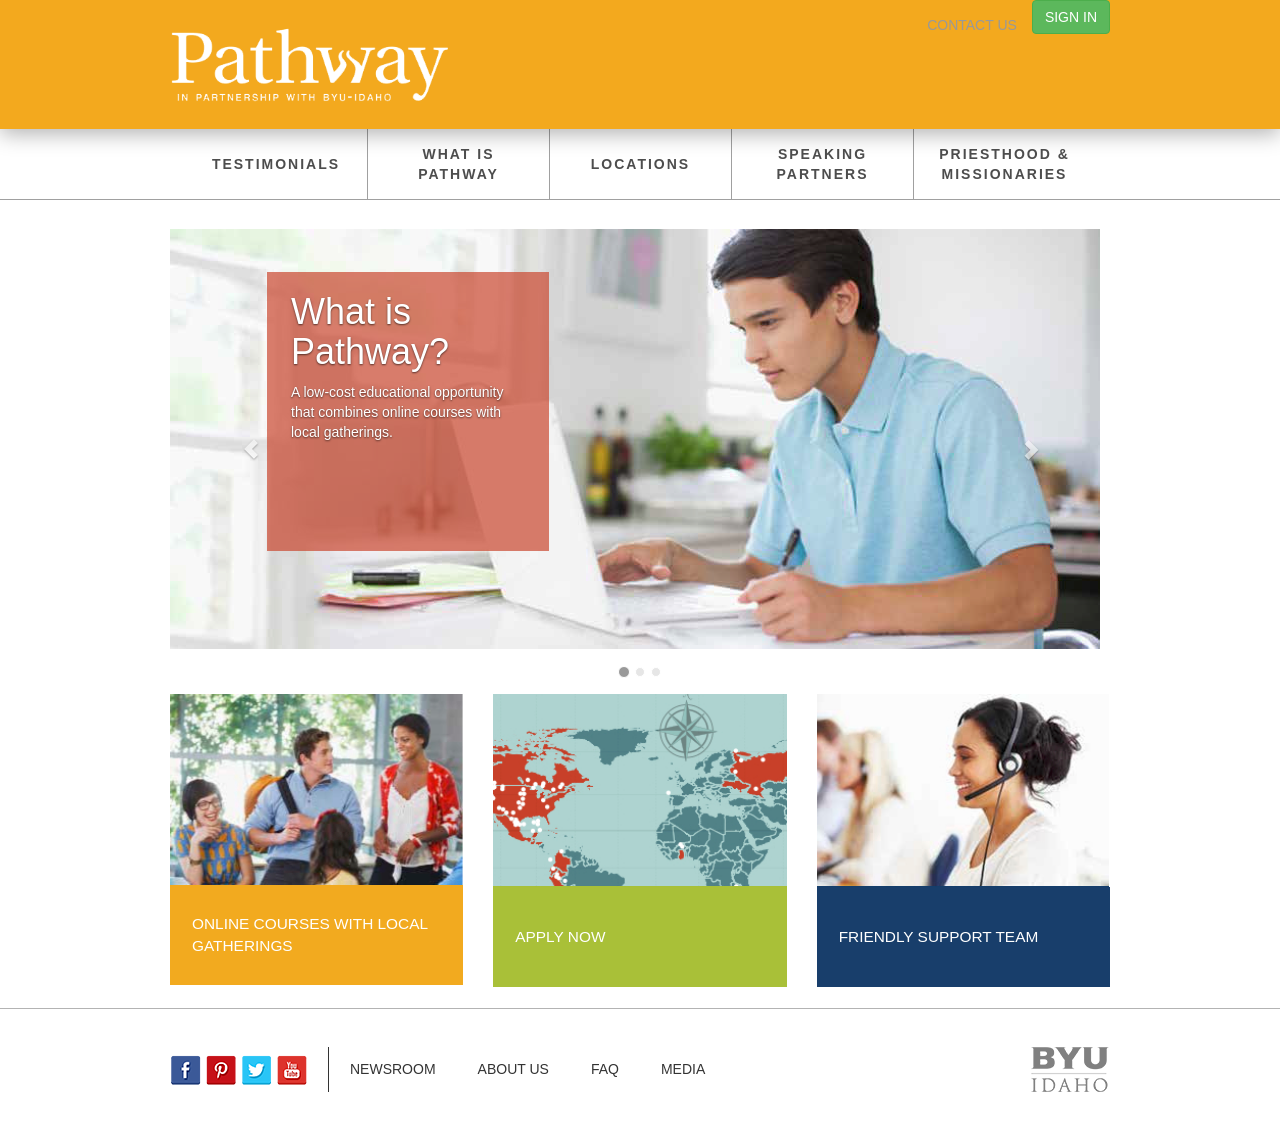
<file: index.htm>
<!DOCTYPE html>
<html lang="en">
<head>
<meta charset="utf-8">
<meta http-equiv="X-UA-Compatible" content="IE=edge">
<meta name="viewport" content="width=device-width, initial-scale=1.0">
<meta name="description" content="">
<meta name="author" content="">
<link rel="shortcut icon" href="../../docs-assets/ico/favicon.png">
<title>Pathway</title>

<link rel="apple-touch-icon" sizes="57x57" href="favicon/apple-touch-icon-57x57.png" />
<link rel="apple-touch-icon" sizes="114x114" href="favicon/apple-touch-icon-114x114.png" />
<link rel="apple-touch-icon" sizes="72x72" href="favicon/apple-touch-icon-72x72.png" />
<link rel="apple-touch-icon" sizes="144x144" href="favicon/apple-touch-icon-144x144.png" />
<link rel="apple-touch-icon" sizes="60x60" href="favicon/apple-touch-icon-60x60.png" />
<link rel="apple-touch-icon" sizes="120x120" href="favicon/apple-touch-icon-120x120.png" />
<link rel="apple-touch-icon" sizes="76x76" href="favicon/apple-touch-icon-76x76.png" />
<link rel="apple-touch-icon" sizes="152x152" href="favicon/apple-touch-icon-152x152.png" />
<link rel="icon" type="image/png" href="favicon/favicon-196x196.png" sizes="196x196" />
<link rel="icon" type="image/png" href="favicon/favicon-160x160.png" sizes="160x160" />
<link rel="icon" type="image/png" href="favicon/favicon-96x96.png" sizes="96x96" />
<link rel="icon" type="image/png" href="favicon/favicon-32x32.png" sizes="32x32" />
<link rel="icon" type="image/png" href="favicon/favicon-16x16.png" sizes="16x16" />
<meta name="msapplication-TileColor" content="#f3a91e" />
<meta name="msapplication-TileImage" content="favicon/mstile-144x144.png" />

<!-- Bootstrap core CSS -->
<link href="dist/css/bootstrap.min.css" rel="stylesheet">

<!-- Custom styles for this template -->
<link href="styles/main.css" rel="stylesheet">

<!-- Just for debugging purposes. Don't actually copy this line! -->
<!--[if lt IE 9]><script src="../../docs-assets/js/ie8-responsive-file-warning.js"></script><![endif]-->

<!-- HTML5 shim and Respond.js IE8 support of HTML5 elements and media queries -->
<!--[if lt IE 9]>
      <script src="https://oss.maxcdn.com/libs/html5shiv/3.7.0/html5shiv.js"></script>
      <script src="https://oss.maxcdn.com/libs/respond.js/1.3.0/respond.min.js"></script>
    <![endif]-->
</head>

<!-- STUDY http://demo.fifothemes.com/pixma/ -->

<body>
<div class="navbar navbar-inverse signIn pathway-header" role="signIn">
	<div class="container">
		<ul class="nav navbar-nav orange-bar">
        	<li class="header-column visible-xs pull-left">&nbsp;</li>
			<li class="header-column pull-left">
				<a class="navbar-brand img-responsive hidden-xs" href="index.htm"><img id="pathway-logo" width="280px" src="img/logo.png"></a> <a class="center-block navbar-brand visible-xs" href="index.htm"><img id="pathway-mobile-logo" src="img/mobile-logo.png"></a>
			</li>
			<li class="header-column pull-right">
				<a class="hidden-xs pull-left" href="#contactUs">Contact Us</a>
				<form class="navbar-right pull-right">
					<button type="submit" class="btn btn-success">
						SIGN IN
					</button>
				</form>
			</li>
		</ul>
	</div>
</div>

<!-- Begin Second Navbar --> 
<!-- Saved Nav Bar --> 
<div class="navbar navbar-inverse site-navigation" role="navigation">
	<div id="main_nav" class="container">
		<div class="navbar-header">
			<button type="button" class="main_toggle navbar-toggle" data-toggle="collapse" data-target="#siteNavigation">
				<span class="sr-only">Toggle navigation</span>
				<span class="icon-bar"></span>
				<span class="icon-bar"></span>
				<span class="icon-bar"></span>
			</button>
		</div>
		<nav id="siteNavigation" class="navbar-collapse collapse">
			<ul class="nav navbar-nav">
				<li class="nav-1"><a href="#">TESTIMONIALS</a></li>
				<li class="nav-2"><a href="pages/what_is_pathway/what_is_pathway.html">WHAT IS PATHWAY</a></li>
				<li class="nav-3"><a href="#">LOCATIONS</a></li>
				<li class="nav-4"><a href="#">SPEAKING PARTNERS</a></li>
				<li class="nav-5"><a href="#">PRIESTHOOD &amp; MISSIONARIES</a></li>
			</ul>
		</nav>
	</div>
    <div id="sub_nav"><span class="hidden">Words</span></div>
</div> 

<!-- Main area for a primary marketing message or call to action -->
	<div class="container main_carousel">
		<div id="myCarousel" class="carousel slide" data-ride="carousel">
			<!-- Indicators -->
			<ol class="carousel-indicators">
				<li data-target="#myCarousel" data-slide-to="0" class="active">
                </li>
				<li data-target="#myCarousel" data-slide-to="1">
                </li>
				<li data-target="#myCarousel" data-slide-to="2">
				</li>
			</ol>
			<div class="carousel-inner">
				<div id="myCarousel" class="item active">
					<img src="img/hero1.png" alt="first slide">
					<div class="container">
						<div class="carousel-caption">
							<h1>What is Pathway?</h1>
							<p>A low-cost educational opportunity that combines online courses with local gatherings.</p>
						</div>
					</div>
				</div>
				<div class="item">
					<img  src="img/hero1.png" alt="second slide">
					<div class="container">
						<div class="carousel-caption">
							<h1>This is Red!</h1>
							<p>Yes, yes it is!</p>
						</div>
					</div>
				</div>
				<div class="item">
					<img src="img/hero1.png" alt="Third slide">
					<div class="container">
						<div class="carousel-caption">
							<h1>I am the third caption!</h1>
							<p>Look at me! I'm informative!</p>
						</div>
					</div>
				</div>
			</div>
			<a class="left carousel-control" href="#myCarousel" data-slide="prev">
			<span class="glyphicon glyphicon-chevron-left"></span>
			</a> <a class="right carousel-control" href="#myCarousel" data-slide="next">
			<span class="glyphicon glyphicon-chevron-right"></span>
			</a>
		</div>
	</div>
	<!-- /.carousel -->
<div class="container">
	<!-- Example row of columns -->
	<div class="row">
		<div class="feature col-lg-4 col-md-4 col-sm-4">
			<!--<h2>Heading</h2>--> 
			<img src="img/feature1.png" class="img-responsive">
			<div class="featureMaster feature1 first-columns"><span>Online Courses with local gatherings</span></div>
		</div>
		<div class="feature col-lg-4 col-md-4 col-sm-4">
			<!--<h2>Heading</h2>--> 
			<img src="img/feature2.png" class="img-responsive">
			<div class="featureMaster feature2 second-columns"><span>Apply Now</span></div>
		</div>
		<div class="feature col-lg-4 col-md-4 col-sm-4">
			<!--<h2>Heading</h2>--> 
			<img src="img/feature3.png" class="img-responsive">
			<div class="featureMaster feature3 third-columns"><span>friendly support team</span></div>
		</div>
	</div>
</div>
<footer>
	<div class="container">
		<div class="footer-links navbar">
			<ul class="nav navbar-nav">
				<li>
					<img src="img/social.png" width="136" height="30">
				</li>
				<li>
					Newsroom
				</li>
				<li>
					About Us
				</li>
                <li>
					FAQ
				</li>
                <li>
					Media
				</li>
			</ul>
			<img class="pull-right" src="img/byui_logo.png" width="78" height="45">
		</div>
	</div>
</footer>

<!-- /container --> 

<!-- Bootstrap core JavaScript
    ================================================== --> 
<!-- Placed at the end of the document so the pages load faster --> 
<script src="https://code.jquery.com/jquery-1.10.2.min.js"></script> 
<script src="dist/js/bootstrap.min.js"></script>
<script src="js/modernizr.custom.min.js"></script>
</body>
</html>
</file>
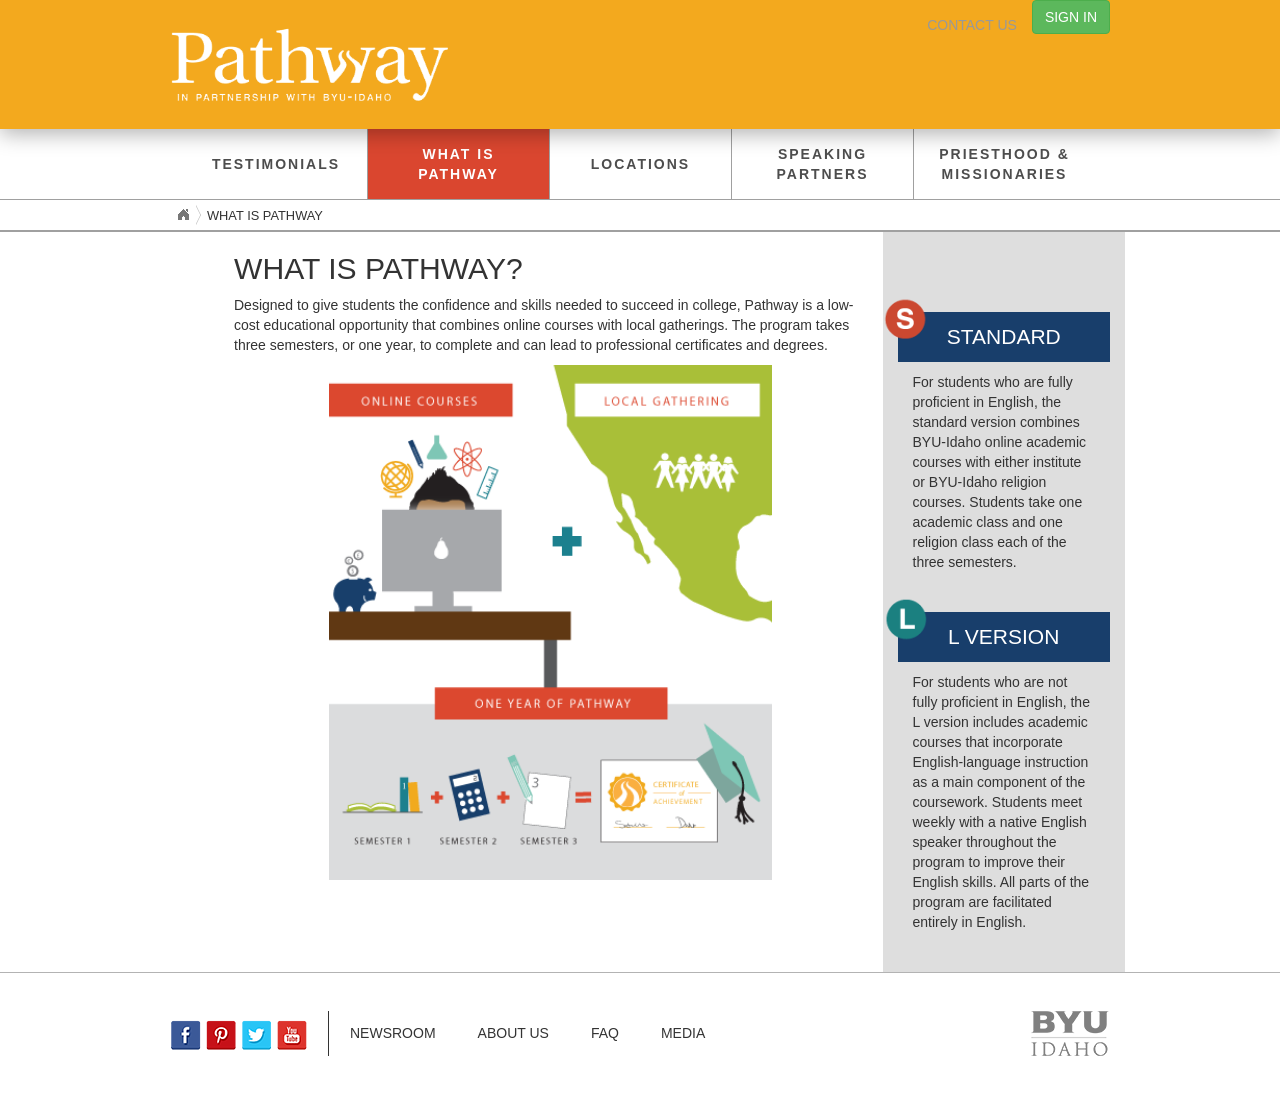
<file: pages/what_is_pathway/what_is_pathway.html>
<!DOCTYPE html>
<html lang="en">
<head>
<meta charset="utf-8">
<meta http-equiv="X-UA-Compatible" content="IE=edge">
<meta name="viewport" content="width=device-width, initial-scale=1.0">
<meta name="description" content="">
<meta name="author" content="">
<title>Pathway - What is Pathway?</title>

<!-- Favicon Section -->
<link rel="apple-touch-icon" sizes="57x57" href="../../favicon/apple-touch-icon-57x57.png" />
<link rel="apple-touch-icon" sizes="114x114" href="../../favicon/apple-touch-icon-114x114.png" />
<link rel="apple-touch-icon" sizes="72x72" href="../../favicon/apple-touch-icon-72x72.png" />
<link rel="apple-touch-icon" sizes="144x144" href="../../favicon/apple-touch-icon-144x144.png" />
<link rel="apple-touch-icon" sizes="60x60" href="../../favicon/apple-touch-icon-60x60.png" />
<link rel="apple-touch-icon" sizes="120x120" href="../../favicon/apple-touch-icon-120x120.png" />
<link rel="apple-touch-icon" sizes="76x76" href="../../favicon/apple-touch-icon-76x76.png" />
<link rel="apple-touch-icon" sizes="152x152" href="../../favicon/apple-touch-icon-152x152.png" />
<link rel="icon" type="image/png" href="../../favicon/favicon-196x196.png" sizes="196x196" />
<link rel="icon" type="image/png" href="../../favicon/favicon-160x160.png" sizes="160x160" />
<link rel="icon" type="image/png" href="../../favicon/favicon-96x96.png" sizes="96x96" />
<link rel="icon" type="image/png" href="../../favicon/favicon-32x32.png" sizes="32x32" />
<link rel="icon" type="image/png" href="../../favicon/favicon-16x16.png" sizes="16x16" />
<meta name="msapplication-TileColor" content="#f3a91e" />
<meta name="msapplication-TileImage" content="../../../favicon/mstile-144x144.png" />
<!-- Bootstrap core CSS -->
<link href="../../dist/css/bootstrap.min.css" rel="stylesheet">

<!-- Custom styles for this template -->
<link href="../../styles/main.css" rel="stylesheet">

<!-- Just for debugging purposes. Don't actually copy this line! -->
<!--[if lt IE 9]><script src="../../docs-assets/js/ie8-responsive-file-warning.js"></script><![endif]-->

<!-- HTML5 shim and Respond.js IE8 support of HTML5 elements and media queries -->
<!--[if lt IE 9]>
      <script src="https://oss.maxcdn.com/libs/html5shiv/3.7.0/html5shiv.js"></script>
      <script src="https://oss.maxcdn.com/libs/respond.js/1.3.0/respond.min.js"></script>
    <![endif]-->
</head>

<!-- STUDY http://demo.fifothemes.com/pixma/ -->

<body>
<header>
	<div class="navbar navbar-inverse signIn pathway-header" role="signIn">
		<div class="container">
			<ul class="nav navbar-nav orange-bar">
				<li class="header-column visible-xs pull-left">
					&nbsp;
				</li>
				<li class="header-column pull-left">
					<a class="navbar-brand img-responsive hidden-xs" href="../../index.htm"><img id="pathway-logo" width="280px" src="../../img/logo.png"></a> <a class="center-block navbar-brand visible-xs" href="index.htm"><img src="../../img/mobile-logo.png" width="159" height="48" id="pathway-mobile-logo"></a>
				</li>
				<li class="header-column pull-right">
					<a class="hidden-xs pull-left" href="#contactUs">Contact Us</a>
					<form class="navbar-right pull-right">
						<button type="submit" class="btn btn-success">
							SIGN IN
						</button>
					</form>
				</li>
			</ul>
		</div>
	</div>
	<div class="navbar navbar-inverse site-navigation" role="navigation">
		<div id="main_nav" class="container">
			<div class="navbar-header">
				<button type="button" class="main_toggle navbar-toggle" data-toggle="collapse" data-target="#siteNavigation">
					<span class="sr-only">Toggle navigation</span>
					<span class="icon-bar"></span>
					<span class="icon-bar"></span>
					<span class="icon-bar"></span>
				</button>
			</div>
			<nav id="siteNavigation" class="navbar-collapse collapse">
				<ul class="nav navbar-nav">
					<li class="nav-1">
						<a href="#">TESTIMONIALS</a>
					</li>
					<li class="nav-2 nav_active">
						<a href="what_is_pathway.html">WHAT IS PATHWAY</a>
					</li>
					<li class="nav-3">
						<a href="#">LOCATIONS</a>
					</li>
					<li class="nav-4">
						<a href="#">SPEAKING PARTNERS</a>
					</li>
					<li class="nav-5">
						<a href="#">PRIESTHOOD &amp; MISSIONARIES</a>
					</li>
				</ul>
			</nav>
		</div>
	</div>
	<div class="breadCrumbHolder module">
		<div class="container">
			<div id="breadCrumb" class="breadCrumb module">
				<div style="overflow:hidden; position:relative;"><div><ul style="width: 5000px;">
					<li class="first"><a href="../../index.htm">Home</a></li>
					<li class="last">What Is Pathway</li>
				</ul></div></div>
			</div>
		</div>
	</div>	
	<div id="sub_nav" class="nav-wrapper affix navbar">
	</div>
</header>

<!-- Start to the content area -->

<div class="container">
	<div class="row row-offcanvas row-offcanvas-right">
		<div class="col-xs-12 col-sm-9">
			<div class="hero pf-page-header">
				<h1 id="Standard">What is Pathway?</h1>
			</div>
			<div class="pf-section">
				<p>Designed to give students the confidence and skills needed to succeed in college, Pathway is a low-cost educational opportunity that combines online courses with local gatherings. The program takes three semesters, or one year, to complete and can lead to professional certificates and degrees.</p>
				<img class="center-block img-responsive" src="../../img/WIP/section_imgs/mini_infographic.png" width="426" height="494">
			</div>			
		</div>
		
		<!-- sidebar -->
		<div class="col-xs-6 col-sm-3 sidebar-offcanvas pull-right" id="sidebar" role="navigation">
			<div class="pf-sidebar header NoAffix" id="sideNav" role="complementary">
				<ul class="nav pf-sidenav">
					<li>
						<a href="s_version/HPW.html"><img src="../../img/WIP/icons/standard.png">Standard</a>
						<p>For students who are fully proficient in English, the standard version combines BYU-Idaho online academic courses with either institute or BYU-Idaho religion courses. Students take one academic class and one religion class each of the three semesters.</p>
					</li>
					<li>
						<a><img src="../../img/WIP/icons/lversion.png">L Version</a>
						<p>For students who are not fully proficient in English, the L version includes academic courses that incorporate English-language instruction as a main component of the coursework. Students meet weekly with a native English speaker throughout the program to improve their English skills. All parts of the program are facilitated entirely in English.</p>
					</li>
				</ul>
			</div>
		</div>
	</div>
</div>
<footer>
	<div class="container">
		<div class="footer-links navbar">
			<ul class="nav navbar-nav">
				<li>
					<img src="../../img/social.png" width="136" height="30">
				</li>
				<li>
					Newsroom
				</li>
				<li>
					About Us
				</li>
        <li>
					FAQ
				</li>
        <li>
					Media
				</li>
			</ul>
			<img class="pull-right" src="../../img/byui_logo.png" width="78" height="45">
		</div>
	</div>
</footer>

<!-- /container --> 

<!-- Bootstrap core JavaScript
    ================================================== --> 
<!-- Placed at the end of the document so the pages load faster --> 
<script src="https://code.jquery.com/jquery-1.10.2.min.js"></script> 
<script src="../../dist/js/bootstrap.min.js"></script> 
<script src="../../js/modernizr.custom.min.js"></script>
<script src="../../js/content.js" type="text/javascript"></script>
</body>
</html>
</file>
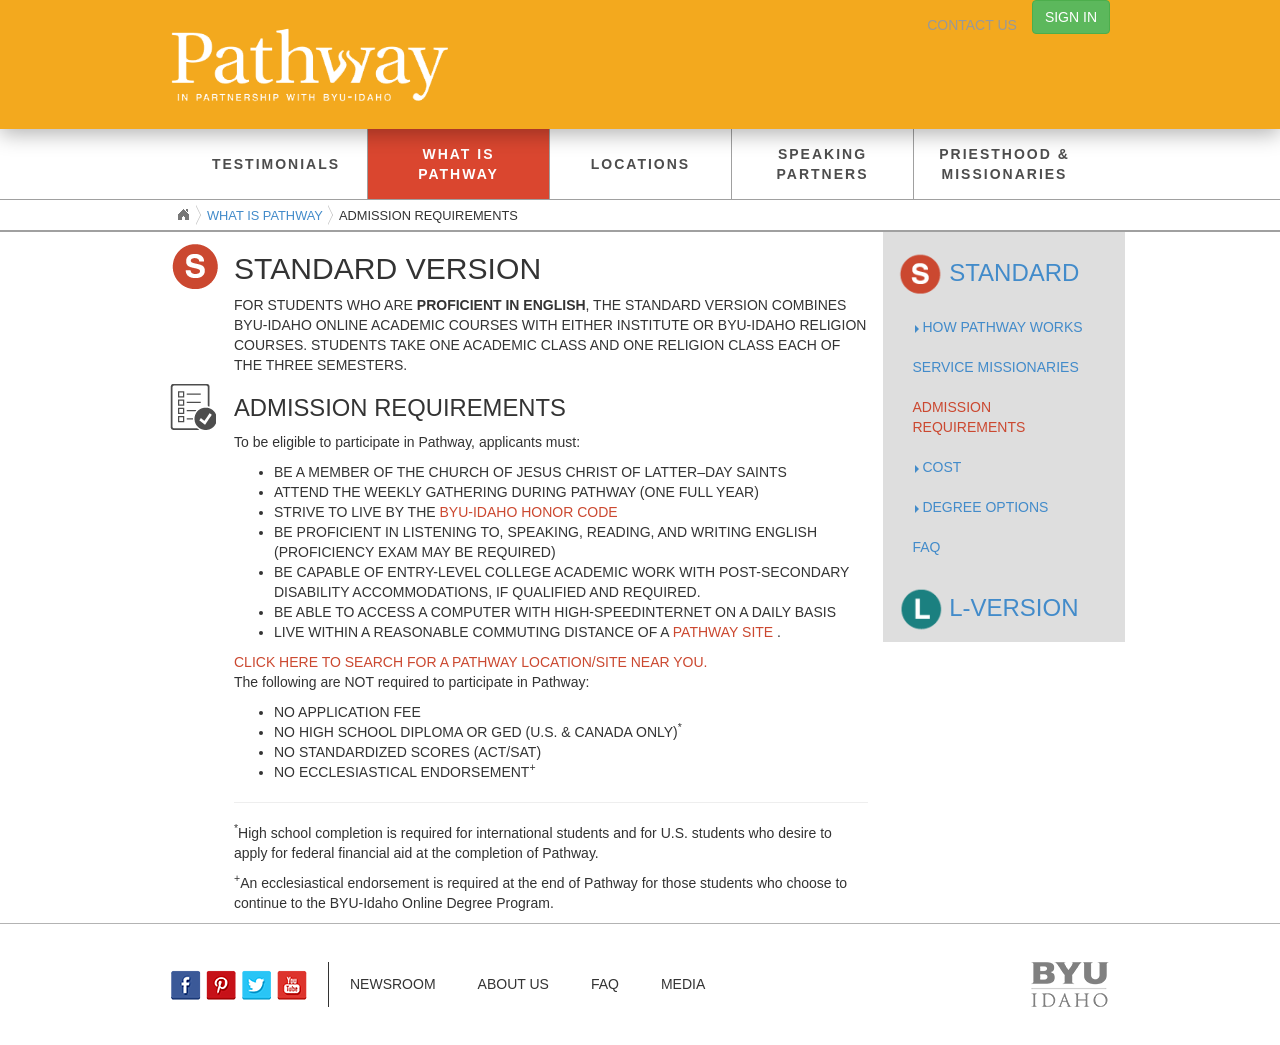
<file: pages/what_is_pathway/s_version/admission.html>
<!DOCTYPE html>
<html lang="en">
<head>
<meta charset="utf-8">
<meta http-equiv="X-UA-Compatible" content="IE=edge">
<meta name="viewport" content="width=device-width, initial-scale=1.0">
<meta name="description" content="">
<meta name="author" content="">
<title>Pathway - What is Pathway?</title>

<!-- Favicon Section -->
<link rel="apple-touch-icon" sizes="57x57" href="../../../favicon/apple-touch-icon-57x57.png" />
<link rel="apple-touch-icon" sizes="114x114" href="../../../favicon/apple-touch-icon-114x114.png" />
<link rel="apple-touch-icon" sizes="72x72" href="../../../favicon/apple-touch-icon-72x72.png" />
<link rel="apple-touch-icon" sizes="144x144" href="../../../favicon/apple-touch-icon-144x144.png" />
<link rel="apple-touch-icon" sizes="60x60" href="../../../favicon/apple-touch-icon-60x60.png" />
<link rel="apple-touch-icon" sizes="120x120" href="../../../favicon/apple-touch-icon-120x120.png" />
<link rel="apple-touch-icon" sizes="76x76" href="../../../favicon/apple-touch-icon-76x76.png" />
<link rel="apple-touch-icon" sizes="152x152" href="../../../favicon/apple-touch-icon-152x152.png" />
<link rel="icon" type="image/png" href="../../../favicon/favicon-196x196.png" sizes="196x196" />
<link rel="icon" type="image/png" href="../../../favicon/favicon-160x160.png" sizes="160x160" />
<link rel="icon" type="image/png" href="../../../favicon/favicon-96x96.png" sizes="96x96" />
<link rel="icon" type="image/png" href="../../../favicon/favicon-32x32.png" sizes="32x32" />
<link rel="icon" type="image/png" href="../../../favicon/favicon-16x16.png" sizes="16x16" />
<meta name="msapplication-TileColor" content="#f3a91e" />
<meta name="msapplication-TileImage" content="../../../favicon/mstile-144x144.png" />
<!-- Bootstrap core CSS -->
<link href="../../../dist/css/bootstrap.min.css" rel="stylesheet">

<!-- Custom styles for this template -->
<link href="../../../styles/main.css" rel="stylesheet">

<!-- Just for debugging purposes. Don't actually copy this line! -->
<!--[if lt IE 9]><script src="../../docs-assets/js/ie8-responsive-file-warning.js"></script><![endif]-->

<!-- HTML5 shim and Respond.js IE8 support of HTML5 elements and media queries -->
<!--[if lt IE 9]>
      <script src="https://oss.maxcdn.com/libs/html5shiv/3.7.0/html5shiv.js"></script>
      <script src="https://oss.maxcdn.com/libs/respond.js/1.3.0/respond.min.js"></script>
    <![endif]-->
</head>

<!-- STUDY http://demo.fifothemes.com/pixma/ -->

<body>
<header>
	<div class="navbar navbar-inverse signIn pathway-header" role="signIn">
		<div class="container">
			<ul class="nav navbar-nav orange-bar">
				<li class="header-column visible-xs pull-left">
					&nbsp;
				</li>
				<li class="header-column pull-left">
					<a class="navbar-brand img-responsive hidden-xs" href="../../../index.htm"><img id="pathway-logo" width="280px" src="../../../img/logo.png"></a> <a class="center-block navbar-brand visible-xs" href="../../../index.htm"><img id="pathway-mobile-logo" src="../../../img/mobile-logo.png"></a>
				</li>
				<li class="header-column pull-right">
					<a class="hidden-xs pull-left" href="#contactUs">Contact Us</a>
					<form class="navbar-right pull-right">
						<button type="submit" class="btn btn-success">
							SIGN IN
						</button>
					</form>
				</li>
			</ul>
		</div>
	</div>
	<div class="navbar navbar-inverse site-navigation" role="navigation">
		<div id="main_nav" class="container">
			<div class="navbar-header">
				<button type="button" class="main_toggle navbar-toggle" data-toggle="collapse" data-target="#siteNavigation">
					<span class="sr-only">Toggle navigation</span>
					<span class="icon-bar"></span>
					<span class="icon-bar"></span>
					<span class="icon-bar"></span>
				</button>
			</div>
			<nav id="siteNavigation" class="navbar-collapse collapse">
				<ul class="nav navbar-nav">
					<li class="nav-1">
						<a href="#">TESTIMONIALS</a>
					</li>
					<li class="nav-2 nav_active">
						<a href="../what_is_pathway.html">WHAT IS PATHWAY</a>
					</li>
					<li class="nav-3">
						<a href="#">LOCATIONS</a>
					</li>
					<li class="nav-4">
						<a href="#">SPEAKING PARTNERS</a>
					</li>
					<li class="nav-5">
						<a href="#">PRIESTHOOD &amp; MISSIONARIES</a>
					</li>
				</ul>
			</nav>
		</div>
	</div>
	<div class="breadCrumbHolder module">
		<div class="container">
			<div id="breadCrumb" class="breadCrumb module">
				<ul>
					<li><a href="../../../index.htm">Home</a></li>
					<li><a href="../what_is_pathway.html">What Is Pathway</a></li>
					<li>Admission Requirements</li>
				</ul>
			</div>
		</div>
	</div>	
	<div id="sub_nav" class="nav-wrapper visible-xs visible-sm affix">
		<button id="toggle" type="button" class="navbar-toggle">
			<span class="sr-only">Toggle Navigation</span>
			<span class="icon-bar"></span>
			<span class="icon-bar"></span>
			<span class="icon-bar"></span>
		</button>
		<a href="" class="navbar-brand">Sidebar</a>
	</div>
</header>

<!-- Start to the content area -->

<div class="container">
	<div class="row row-offcanvas row-offcanvas-right">
		<div class="col-xs-12 col-sm-9">
			<div class="hero pf-page-header">
				<img src="../../../img/WIP/icons/standard.png" alt="standardLogo">
				<h1 id="Standard">Standard Version</h1>
				For students who are <strong>proficient in English</strong>, the standard version combines BYU-Idaho online academic courses with either institute or BYU-Idaho religion courses. Students take one academic class and one religion class each of the three semesters.
			</div>
			<div class="pf-section">
				<div class="pf-page-header">
					<img src="../../../img/WIP/icons/checklist.png" alt="checklist">
					<h2 id="AdmissionRequirements">Admission Requirements</h2>
				</div>
				<p>To be eligible to participate in Pathway, applicants must:</p>
				<ul>
					<li>
						Be a member of The Church of Jesus Christ of Latter&ndash;day Saints
					</li>
					<li>
						Attend the weekly gathering during Pathway (one full year)
					</li>
					<li>
						Strive to live by the <a href="">BYU-Idaho Honor Code</a>
					</li>
					<li>
						Be proficient in listening to, speaking, reading, and writing English (proficiency exam may be required)
					</li>
					<li>
						Be capable of entry-level college academic work with post-secondary disability accommodations, if qualified and required.
					</li>
					<li>
						Be able to access a computer with high-speedinternet on a daily basis
					</li>
					<li>
						Live within a reasonable commuting distance of a <a href="">Pathway site</a> <!-- Add link to search for a location -->.
					</li>
				</ul>
				<a href="">Click here to search for a Pathway location/site near you.</a>
				<p>The following are NOT required to participate in Pathway:</p>
				<ul>
					<li>
						NO application fee
					</li>
					<li>
						NO high school diploma or GED (U.S. & Canada Only)<sup>*</sup>
					</li>
					<li>
						NO standardized scores (ACT/SAT)
					</li>
					<li>
						NO ecclesiastical endorsement<sup>+</sup>
					</li>
				</ul>
				<hr>
				<p><sup>*</sup>High school completion is required for international students and for U.S. students who desire to apply for federal financial aid at the completion of Pathway.</p>
				<p><sup>+</sup>An ecclesiastical endorsement is required at the end of Pathway for those students who choose to continue to the BYU-Idaho Online Degree Program.</p>
			</div>
		</div>
		
		<!-- sidebar -->
		<div class="col-xs-6 col-sm-3 sidebar-offcanvas pull-right" id="sidebar" role="navigation">
			<div class="pf-sidebar affix-top" id="sideNav" role="complementary">
				<h3><a href="#Standard"><img src="../../../img/WIP/icons/standard.png" alt="Standard Logo" width="51" height="52"> Standard</a></h3>
				<ul class="nav pf-sidenav">
					<li>
						<a href="HPW.html">
						<span class='caret'></span>
						How Pathway Works</a>
					</li>
					<li>
						<a href="service_missionaries.html"> Service Missionaries</a>
					</li>
					<li class="active">
						<a href="#AdmissionRequirements"> Admission Requirements</a>
					</li>
					<li>
						<a href="cost.html">
						<span class='caret'></span>
						Cost</a>
					</li>
					<li>
						<a href="degree.html">
						<span class='caret'></span>
						Degree Options</a>
					</li>
					<li>
						<a href="faq.html">FAQ</a>
					</li>
				</ul>
				<h3><a href="#LVersion"><img src="../../../img/WIP/icons/lversion.png" alt="L-Version Logo"> L-Version</a></h3>
			</div>
		</div>
	</div>
</div>
<footer>
	<div class="container">
		<div class="footer-links navbar">
			<ul class="nav navbar-nav">
				<li>
					<img src="../../../img/social.png" width="136" height="30">
				</li>
				<li>
					Newsroom
				</li>
				<li>
					About Us
				</li>
				<li>
					FAQ
				</li>
				<li>
					Media
				</li>
			</ul>
			<img class="pull-right" src="../../../img/byui_logo.png" width="78" height="45">
		</div>
	</div>
</footer>

<!-- /container --> 

<!-- Bootstrap core JavaScript
    ================================================== --> 
<!-- Placed at the end of the document so the pages load faster --> 
<script src="https://code.jquery.com/jquery-1.10.2.min.js"></script> 
<script src="../../../dist/js/bootstrap.min.js"></script> 
<script src="../../../js/modernizr.custom.min.js"></script> 
<script src="../../../js/content.js" type="text/javascript"></script>
<script src="../../../js/jquery.easing.1.3.js" type="text/javascript" language="JavaScript">
</script>
<script src="../../../js/jquery.jBreadCrumb.1.1.js" type="text/javascript" language="JavaScript">
</script>
<script type="text/javascript">
		jQuery(document).ready(function()
		{
				jQuery("#breadCrumb").jBreadCrumb();
		})
</script>
</body>
</html>
</file>
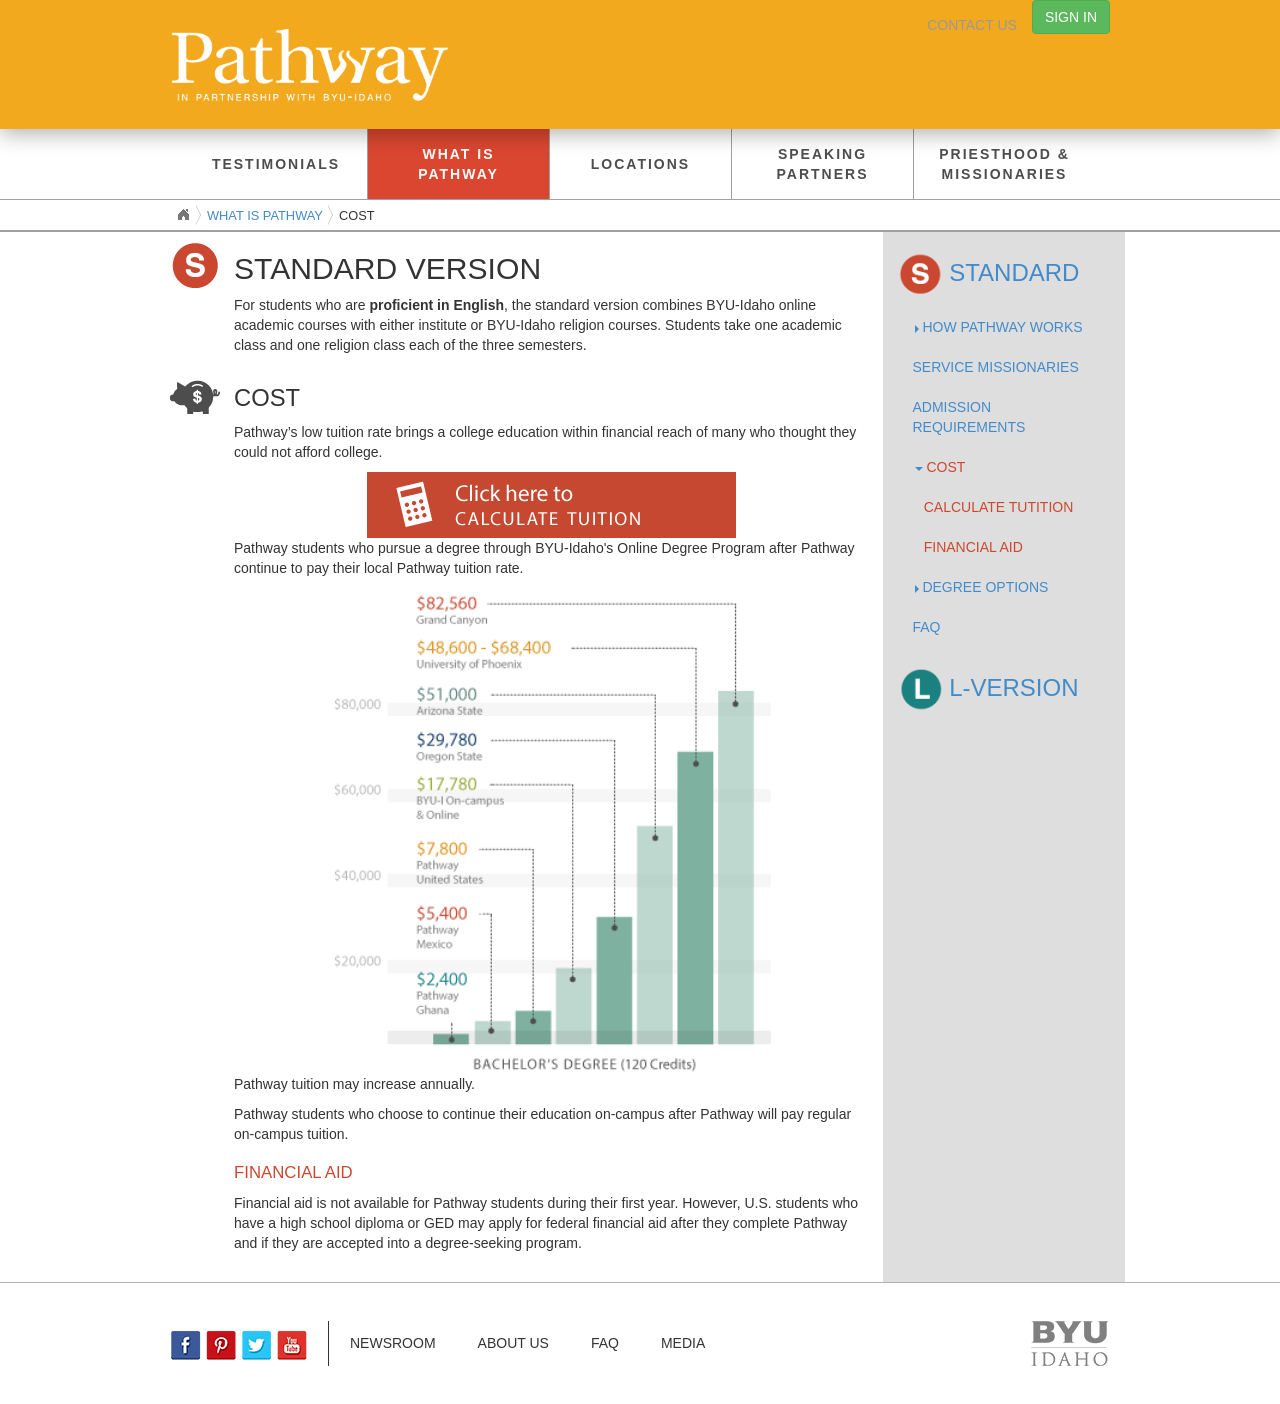
<file: pages/what_is_pathway/s_version/cost.html>
<!DOCTYPE html>
<html lang="en">
<head>
<meta charset="utf-8">
<meta http-equiv="X-UA-Compatible" content="IE=edge">
<meta name="viewport" content="width=device-width, initial-scale=1.0">
<meta name="description" content="">
<meta name="author" content="">
<title>Pathway - What is Pathway?</title>

<!-- Favicon Section -->
<link rel="apple-touch-icon" sizes="57x57" href="../../../favicon/apple-touch-icon-57x57.png" />
<link rel="apple-touch-icon" sizes="114x114" href="../../../favicon/apple-touch-icon-114x114.png" />
<link rel="apple-touch-icon" sizes="72x72" href="../../../favicon/apple-touch-icon-72x72.png" />
<link rel="apple-touch-icon" sizes="144x144" href="../../../favicon/apple-touch-icon-144x144.png" />
<link rel="apple-touch-icon" sizes="60x60" href="../../../favicon/apple-touch-icon-60x60.png" />
<link rel="apple-touch-icon" sizes="120x120" href="../../../favicon/apple-touch-icon-120x120.png" />
<link rel="apple-touch-icon" sizes="76x76" href="../../../favicon/apple-touch-icon-76x76.png" />
<link rel="apple-touch-icon" sizes="152x152" href="../../../favicon/apple-touch-icon-152x152.png" />
<link rel="icon" type="image/png" href="../../../favicon/favicon-196x196.png" sizes="196x196" />
<link rel="icon" type="image/png" href="../../../favicon/favicon-160x160.png" sizes="160x160" />
<link rel="icon" type="image/png" href="../../../favicon/favicon-96x96.png" sizes="96x96" />
<link rel="icon" type="image/png" href="../../../favicon/favicon-32x32.png" sizes="32x32" />
<link rel="icon" type="image/png" href="../../../favicon/favicon-16x16.png" sizes="16x16" />
<meta name="msapplication-TileColor" content="#f3a91e" />
<meta name="msapplication-TileImage" content="favicon/mstile-144x144.png" />
<!-- Bootstrap core CSS -->
<link href="../../../dist/css/bootstrap.min.css" rel="stylesheet">

<!-- Custom styles for this template -->
<link href="../../../styles/main.css" rel="stylesheet">

<!-- Just for debugging purposes. Don't actually copy this line! -->
<!--[if lt IE 9]><script src="../../docs-assets/js/ie8-responsive-file-warning.js"></script><![endif]-->

<!-- HTML5 shim and Respond.js IE8 support of HTML5 elements and media queries -->
<!--[if lt IE 9]>
      <script src="https://oss.maxcdn.com/libs/html5shiv/3.7.0/html5shiv.js"></script>
      <script src="https://oss.maxcdn.com/libs/respond.js/1.3.0/respond.min.js"></script>
    <![endif]-->
</head>

<!-- STUDY http://demo.fifothemes.com/pixma/ -->

<body>
<header>
	<div class="navbar navbar-inverse signIn pathway-header" role="signIn">
		<div class="container">
			<ul class="nav navbar-nav orange-bar">
	        	<li class="header-column visible-xs pull-left">&nbsp;</li>
				<li class="header-column pull-left">
					<a class="navbar-brand img-responsive hidden-xs" href="../../../index.htm"><img id="pathway-logo" width="280px" src="../../../img/logo.png"></a> <a class="center-block navbar-brand visible-xs" href="../../../index.htm"><img id="pathway-mobile-logo" src="../../../img/mobile-logo.png"></a>
				</li>
				<li class="header-column pull-right">
					<a class="hidden-xs pull-left" href="#contactUs">Contact Us</a>
					<form class="navbar-right pull-right">
						<button type="submit" class="btn btn-success">
							SIGN IN
						</button>
					</form>
				</li>
			</ul>
		</div>
	</div>
		<div class="navbar navbar-inverse site-navigation" role="navigation">
		<div id="main_nav" class="container">
			<div class="navbar-header">
				<button type="button" class="main_toggle navbar-toggle" data-toggle="collapse" data-target="#siteNavigation">
					<span class="sr-only">Toggle navigation</span>
					<span class="icon-bar"></span>
					<span class="icon-bar"></span>
					<span class="icon-bar"></span>
				</button>
			</div>
			<nav id="siteNavigation" class="navbar-collapse collapse">
				<ul class="nav navbar-nav">
					<li class="nav-1"><a href="#">TESTIMONIALS</a></li>
					<li class="nav-2 nav_active"><a href="../what_is_pathway.html">WHAT IS PATHWAY</a></li>
					<li class="nav-3"><a href="#">LOCATIONS</a></li>
					<li class="nav-4"><a href="#">SPEAKING PARTNERS</a></li>
					<li class="nav-5"><a href="#">PRIESTHOOD &amp; MISSIONARIES</a></li>
				</ul>
			</nav>
		</div>
	</div> 
	<div class="breadCrumbHolder module">
		<div class="container">
			<div id="breadCrumb" class="breadCrumb module">
				<ul>
					<li><a href="../../../index.htm">Home</a></li>
					<li><a href="../what_is_pathway.html">What Is Pathway</a></li>
					<li>Cost</li>
				</ul>
			</div>
		</div>
	</div>	
	<div id="sub_nav" class="nav-wrapper visible-xs visible-sm affix">
		<button type="button" class="pull-right" data-target="offcanvas">
			<span class="sr-only">Toggle Side Navigation</span>
			<span class="icon-bar"></span>
			<span class="icon-bar"></span>
			<span class="icon-bar"></span>
		</button>
	</div>
</header>

<!-- Start to the content area -->

<div class="container">
	<div class="row row-offcanvas row-offcanvas-right">
		<div class="col-xs-12 col-sm-9 col-md-9">
			<div class="hero pf-page-header">
				<img src="../../../img/WIP/icons/standard.png" alt="standardLogo">
				<h1 id="Standard">Standard Version</h1>
				<p>For students who are <strong>proficient in English</strong>, the standard version combines BYU-Idaho online academic courses with either institute or BYU-Idaho religion courses. Students take one academic class and one religion class each of the three semesters.</p>
			</div>
			<div class="pf-section">
				<div class="pf-page-header">
					<img src="../../../img/WIP/icons/piggy.png" alt="piggy">
					<h2 id="Cost">Cost</h2>
				</div>
				<p>Pathway’s low tuition rate brings a college education within financial reach of many who thought they could not afford college.</p>
				<a href="cost_calc_tuition.html"><img src="../../../img/WIP/section_imgs/calculate_tuition.png" alt="Cost Chart" width="370" height="66" class="center-block img-responsive"></a>
				<p>Pathway students who pursue a degree through BYU-Idaho's Online Degree Program after Pathway continue to pay their local Pathway tuition rate.</p>
				<img class="center-block img-responsive" src="../../../img/WIP/section_imgs/cost_chart.png" alt="Cost Chart">
				<p>Pathway tuition may increase annually.</p>
				<p>Pathway students who choose to continue their education on-campus after Pathway will pay regular on-campus tuition.</p>
				<h3 id="FinancialAid">Financial Aid</h3>
				<p>Financial aid is not available for Pathway students during their first year. However, U.S. students who have a high school diploma or GED may apply for federal financial aid after they complete Pathway and if they are accepted into a degree-seeking program.</p>
			</div>
		</div>
		
		<!-- sidebar -->
		<div class="col-xs-6 col-sm-3 sidebar-offcanvas pull-right" style="height:1050px" id="sidebar" role="navigation">
			<div class="pf-sidebar affix-top" id="sideNav" role="complementary">
				<h3><a href="#Standard"><img src="../../../img/WIP/icons/standard.png" alt="Standard Logo" width="51" height="52"> Standard</a></h3>
				<ul class="nav pf-sidenav">
					<li>
						<a href="HPW.html"><span class='caret'></span> 
						How Pathway Works</a>
					</li>
					<li>
						<a href="service_missionaries.html"> Service Missionaries</a>
					</li>
					<li>
						<a href="admission.html"> Admission Requirements</a>
					</li>
					<li class="active">
						<a href="#Cost"><span class='caret'></span> Cost</a>
						<ul class="nav">
							<li>
								<a href="cost_calc_tuition.html">Calculate Tutition</a>
							</li>
							<li>
								<a href="#FinancialAid">Financial Aid</a>
							</li>
						</ul>
					</li>
					<li>
						<a href="degree.html"><span class='caret'></span> Degree Options</a>
					</li>
					<li>
						<a href="faq.html">FAQ</a>
					</li>
				</ul>
				<h3><a href="#LVersion"><img src="../../../img/WIP/icons/lversion.png" alt="L-Version Logo"> L-Version</a></h3>
			</div>
		</div>
	</div>
</div>
<footer>
	<div class="container">
		<div class="footer-links navbar">
			<ul class="nav navbar-nav">
				<li>
					<img src="../../../img/social.png" width="136" height="30">
				</li>
				<li>
					Newsroom
				</li>
				<li>
					About Us
				</li>
				<li>
					FAQ
				</li>
				<li>
					Media
				</li>
			</ul>
			<img class="pull-right" src="../../../img/byui_logo.png" width="78" height="45">
		</div>
	</div>
</footer>

<!-- /container --> 

<!-- Bootstrap core JavaScript
    ================================================== --> 
<!-- Placed at the end of the document so the pages load faster --> 
<script src="https://code.jquery.com/jquery-1.10.2.min.js"></script> 
<script src="../../../dist/js/bootstrap.min.js"></script> 
<script src="../../../js/modernizr.custom.min.js"></script> 
<script src="../../../js/content.js" type="text/javascript"></script>
<script src="../../../js/jquery.easing.1.3.js" type="text/javascript" language="JavaScript">
</script>
<script src="../../../js/jquery.jBreadCrumb.1.1.js" type="text/javascript" language="JavaScript">
</script>
<script type="text/javascript">
		jQuery(document).ready(function()
		{
				jQuery("#breadCrumb").jBreadCrumb();
		})
</script>
</body>
</html>
</file>
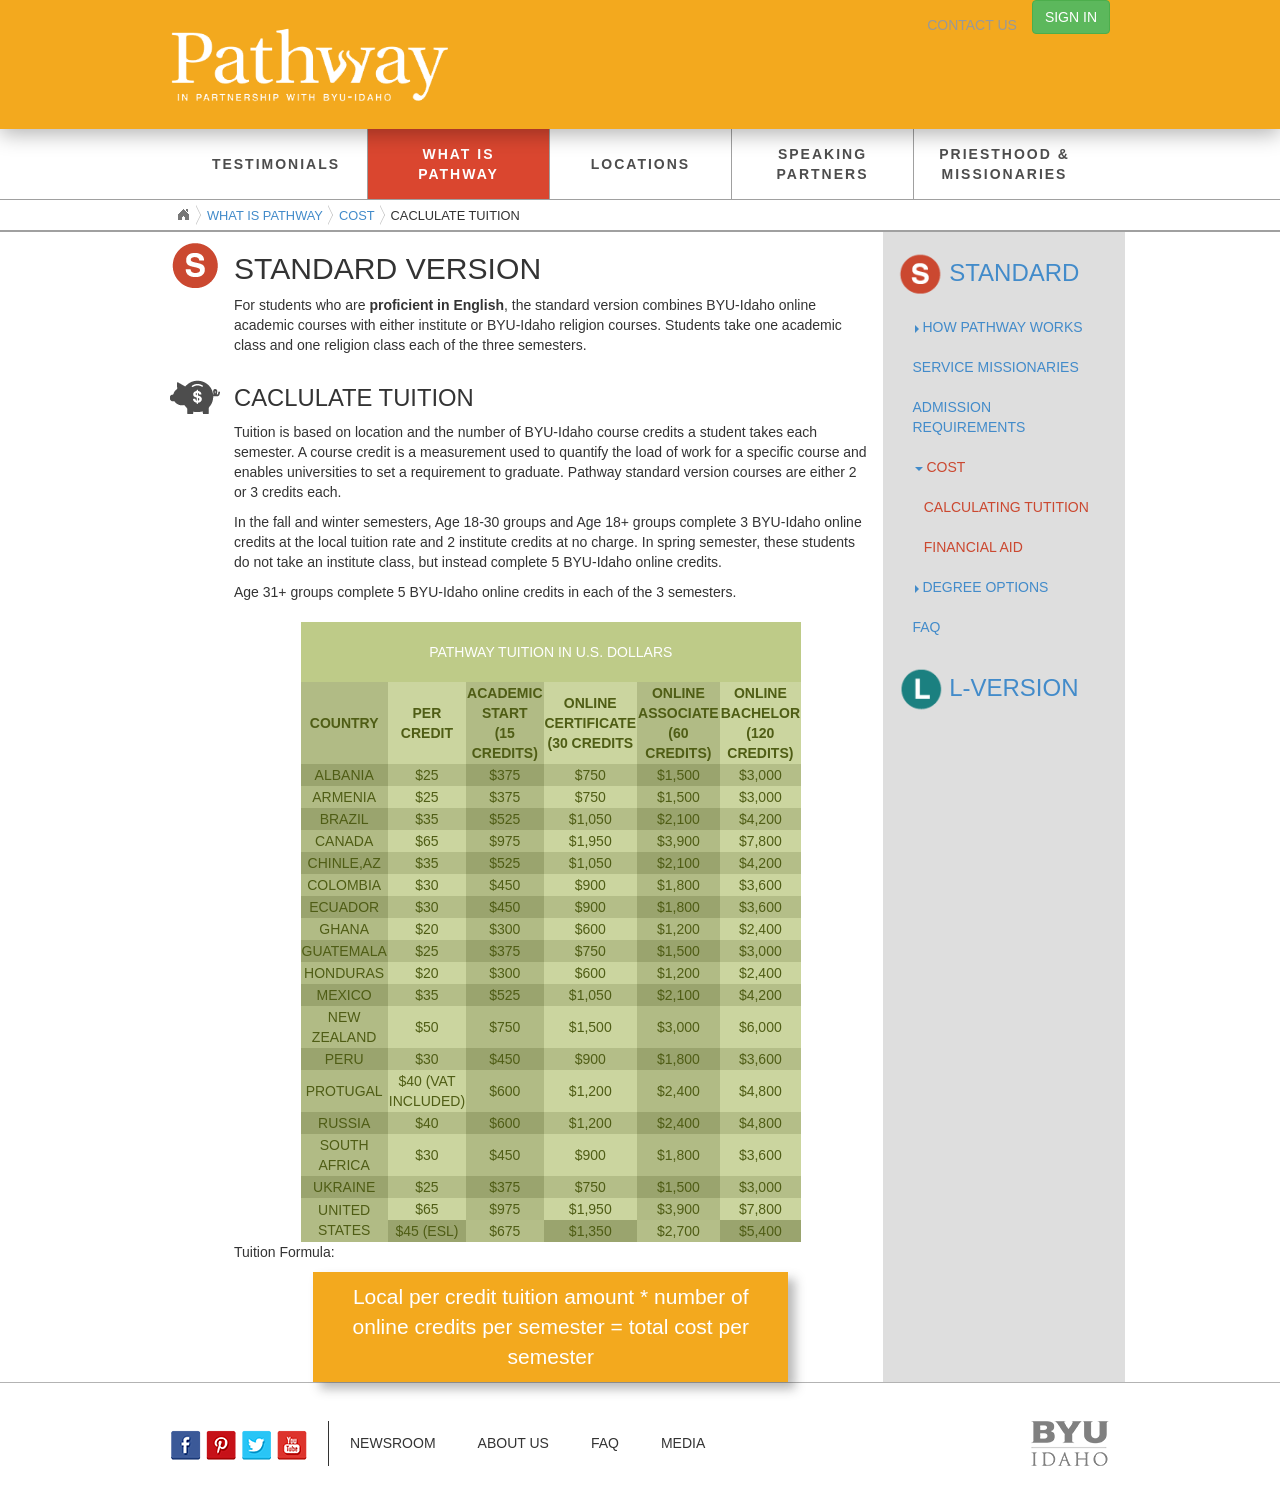
<file: pages/what_is_pathway/s_version/cost_calc_tuition.html>
<!DOCTYPE html>
<html lang="en">
<head>
<meta charset="utf-8">
<meta http-equiv="X-UA-Compatible" content="IE=edge">
<meta name="viewport" content="width=device-width, initial-scale=1.0">
<meta name="description" content="">
<meta name="author" content="">
<title>Pathway - What is Pathway?</title>

<!-- Favicon Section -->
<link rel="apple-touch-icon" sizes="57x57" href="../../../favicon/apple-touch-icon-57x57.png" />
<link rel="apple-touch-icon" sizes="114x114" href="../../../favicon/apple-touch-icon-114x114.png" />
<link rel="apple-touch-icon" sizes="72x72" href="../../../favicon/apple-touch-icon-72x72.png" />
<link rel="apple-touch-icon" sizes="144x144" href="../../../favicon/apple-touch-icon-144x144.png" />
<link rel="apple-touch-icon" sizes="60x60" href="../../../favicon/apple-touch-icon-60x60.png" />
<link rel="apple-touch-icon" sizes="120x120" href="../../../favicon/apple-touch-icon-120x120.png" />
<link rel="apple-touch-icon" sizes="76x76" href="../../../favicon/apple-touch-icon-76x76.png" />
<link rel="apple-touch-icon" sizes="152x152" href="../../../favicon/apple-touch-icon-152x152.png" />
<link rel="icon" type="image/png" href="../../../favicon/favicon-196x196.png" sizes="196x196" />
<link rel="icon" type="image/png" href="../../../favicon/favicon-160x160.png" sizes="160x160" />
<link rel="icon" type="image/png" href="../../../favicon/favicon-96x96.png" sizes="96x96" />
<link rel="icon" type="image/png" href="../../../favicon/favicon-32x32.png" sizes="32x32" />
<link rel="icon" type="image/png" href="../../../favicon/favicon-16x16.png" sizes="16x16" />
<meta name="msapplication-TileColor" content="#f3a91e" />
<meta name="msapplication-TileImage" content="favicon/mstile-144x144.png" />
<!-- Bootstrap core CSS -->
<link href="../../../dist/css/bootstrap.min.css" rel="stylesheet">

<!-- Custom styles for this template -->
<link href="../../../styles/main.css" rel="stylesheet">

<!-- Just for debugging purposes. Don't actually copy this line! -->
<!--[if lt IE 9]><script src="../../docs-assets/js/ie8-responsive-file-warning.js"></script><![endif]-->

<!-- HTML5 shim and Respond.js IE8 support of HTML5 elements and media queries -->
<!--[if lt IE 9]>
      <script src="https://oss.maxcdn.com/libs/html5shiv/3.7.0/html5shiv.js"></script>
      <script src="https://oss.maxcdn.com/libs/respond.js/1.3.0/respond.min.js"></script>
    <![endif]-->
</head>

<!-- STUDY http://demo.fifothemes.com/pixma/ -->

<body>
<header>
	<div class="navbar navbar-inverse signIn pathway-header" role="signIn">
		<div class="container">
			<ul class="nav navbar-nav orange-bar">
	        	<li class="header-column visible-xs pull-left">&nbsp;</li>
				<li class="header-column pull-left">
					<a class="navbar-brand img-responsive hidden-xs" href="../../../index.htm"><img id="pathway-logo" width="280px" src="../../../img/logo.png"></a> <a class="center-block navbar-brand visible-xs" href="../../../index.htm"><img id="pathway-mobile-logo" src="../../../img/mobile-logo.png"></a>
				</li>
				<li class="header-column pull-right">
					<a class="hidden-xs pull-left" href="#contactUs">Contact Us</a>
					<form class="navbar-right pull-right">
						<button type="submit" class="btn btn-success">
							SIGN IN
						</button>
					</form>
				</li>
			</ul>
		</div>
	</div>
		<div class="navbar navbar-inverse site-navigation" role="navigation">
		<div id="main_nav" class="container">
			<div class="navbar-header">
				<button type="button" class="main_toggle navbar-toggle" data-toggle="collapse" data-target="#siteNavigation">
					<span class="sr-only">Toggle navigation</span>
					<span class="icon-bar"></span>
					<span class="icon-bar"></span>
					<span class="icon-bar"></span>
				</button>
			</div>
			<nav id="siteNavigation" class="navbar-collapse collapse">
				<ul class="nav navbar-nav">
					<li class="nav-1"><a href="#">TESTIMONIALS</a></li>
					<li class="nav-2 nav_active"><a href="../what_is_pathway.html">WHAT IS PATHWAY</a></li>
					<li class="nav-3"><a href="#">LOCATIONS</a></li>
					<li class="nav-4"><a href="#">SPEAKING PARTNERS</a></li>
					<li class="nav-5"><a href="#">PRIESTHOOD &amp; MISSIONARIES</a></li>
				</ul>
			</nav>
		</div>
	</div> 
	<div class="breadCrumbHolder module">
		<div class="container">
			<div id="breadCrumb" class="breadCrumb module">
				<ul>
					<li><a href="../../../index.htm">Home</a></li>
					<li><a href="../what_is_pathway.html">What Is Pathway</a></li>
					<li><a href="cost.html">Cost</a></li>
					<li>Caclulate Tuition</li>
				</ul>
			</div>
		</div>
	</div>	
	<div id="sub_nav" class="nav-wrapper visible-xs visible-sm affix">
		<button type="button" class="pull-right" data-target="offcanvas">
			<span class="sr-only">Toggle Side Navigation</span>
			<span class="icon-bar"></span>
			<span class="icon-bar"></span>
			<span class="icon-bar"></span>
		</button>
	</div>
</header>

<!-- Start to the content area -->

<div class="container">
	<div class="row row-offcanvas row-offcanvas-right">
		<div class="col-xs-12 col-sm-9 col-md-9">
			<div class="hero pf-page-header">
				<img src="../../../img/WIP/icons/standard.png" alt="standardLogo">
				<h1 id="Standard">Standard Version</h1>
				<p>For students who are <strong>proficient in English</strong>, the standard version combines BYU-Idaho online academic courses with either institute or BYU-Idaho religion courses. Students take one academic class and one religion class each of the three semesters.</p>
			</div>
			<div class="pf-section">
				<div class="pf-page-header">
					<img src="../../../img/WIP/icons/piggy.png" alt="piggy">
					<h2 id="CalculatingTutition">Caclulate Tuition</h2>
				</div>
				<p>Tuition is based on location and the number of BYU-Idaho course credits a student takes each semester. A course credit is a measurement used to quantify the load of work for a specific course and enables universities to set a requirement to graduate. Pathway standard version courses are either 2 or 3 credits each.</p>
				<p>In the fall and winter semesters, Age 18-30 groups and Age 18+ groups complete 3 BYU-Idaho online credits at the local tuition rate and 2 institute credits at no charge. In spring semester, these students do not take an institute class, but instead complete 5 BYU-Idaho online credits.</p>
				<p>Age 31+ groups complete 5 BYU-Idaho online credits in each of the 3 semesters.</p>
				
				<table id="PathwayTuition">
					<caption>Pathway Tuition in U.S. Dollars</caption>
					<tr>
						<th>Country</th>
						<th>Per Credit</th>
						<th>Academic Start  <br>(15 credits)</th>
						<th>Online Certificate <br>(30 credits</th>
						<th>Online Associate  <br>(60 credits)</th>
						<th>Online Bachelor <br> (120 credits)</th>
					</tr>
					<tr>
						<td>Albania</td>
						<td>$25</td>
						<td>$375</td>
						<td>$750</td>
						<td>$1,500</td>
						<td>$3,000</td>
					</tr>
					<tr>
						<td>Armenia</td>
						<td>$25</td>
						<td>$375</td>
						<td>$750</td>
						<td>$1,500</td>
						<td>$3,000</td>
					</tr>
					<tr>
						<td>Brazil</td>
						<td>$35</td>
						<td>$525</td>
						<td>$1,050</td>
						<td>$2,100</td>
						<td>$4,200</td>
					</tr>
					<tr>
						<td>Canada</td>
						<td>$65</td>
						<td>$975</td>
						<td>$1,950</td>
						<td>$3,900</td>
						<td>$7,800</td>
					</tr>
					<tr>
						<td>chinle,az</td>
						<td>$35</td>
						<td>$525</td>
						<td>$1,050</td>
						<td>$2,100</td>
						<td>$4,200</td>
					</tr>
					<tr>
						<td>colombia</td>
						<td>$30</td>
						<td>$450</td>
						<td>$900</td>
						<td>$1,800</td>
						<td>$3,600</td>
					</tr>
					<tr>
						<td>ecuador</td>
						<td>$30</td>
						<td>$450</td>
						<td>$900</td>
						<td>$1,800</td>
						<td>$3,600</td>
					</tr>
					<tr>
						<td>ghana</td>
						<td>$20</td>
						<td>$300</td>
						<td>$600</td>
						<td>$1,200</td>
						<td>$2,400</td>
					</tr>
					<tr>
						<td>guatemala</td>
						<td>$25</td>
						<td>$375</td>
						<td>$750</td>
						<td>$1,500</td>
						<td>$3,000</td>
					</tr>
					<tr>
						<td>honduras</td>
						<td>$20</td>
						<td>$300</td>
						<td>$600</td>
						<td>$1,200</td>
						<td>$2,400</td>
					</tr>
					<tr>
						<td>mexico</td>
						<td>$35</td>
						<td>$525</td>
						<td>$1,050</td>
						<td>$2,100</td>
						<td>$4,200</td>
					</tr>
					<tr>
						<td>new zealand</td>
						<td>$50</td>
						<td>$750</td>
						<td>$1,500</td>
						<td>$3,000</td>
						<td>$6,000</td>
					</tr>
					<tr>
						<td>peru</td>
						<td>$30</td>
						<td>$450</td>
						<td>$900</td>
						<td>$1,800</td>
						<td>$3,600</td>
					</tr>
					<tr>
						<td>protugal</td>
						<td>$40 (VAT included)</td>
						<td>$600</td>
						<td>$1,200</td>
						<td>$2,400</td>
						<td>$4,800</td>
					</tr>
					<tr>
						<td>russia</td>
						<td>$40</td>
						<td>$600</td>
						<td>$1,200</td>
						<td>$2,400</td>
						<td>$4,800</td>
					</tr>
					<tr>
						<td>South africa</td>
						<td>$30</td>
						<td>$450</td>
						<td>$900</td>
						<td>$1,800</td>
						<td>$3,600</td>
					</tr>
					<tr>
						<td>ukraine</td>
						<td>$25</td>
						<td>$375</td>
						<td>$750</td>
						<td>$1,500</td>
						<td>$3,000</td>
					</tr>
					<tr>
						<td rowspan="2">united states</td>
						<td>$65</td>
						<td>$975</td>
						<td>$1,950</td>
						<td>$3,900</td>
						<td>$7,800</td>
					</tr>
					<tr>
						<td>$45 (ESL)</td>
						<td>$675</td>
						<td>$1,350</td>
						<td>$2,700</td>
						<td>$5,400</td>
					</tr>
				</table>
				<p>Tuition Formula:</p>
				<p class="formula"><span class="part1">Local per credit tuition amount</span> * <span class="part2">number of online credits per semester</span> = <span class="part3">total cost per semester</span></p>
			</div>
		</div>
		
		<!-- sidebar -->
		<div class="col-xs-6 col-sm-3 sidebar-offcanvas pull-right" style="height:1150px" id="sidebar" role="navigation">
			<div class="pf-sidebar affix-top" id="sideNav" role="complementary">
				<h3><a href="#Standard"><img src="../../../img/WIP/icons/standard.png" alt="Standard Logo" width="51" height="52"> Standard</a></h3>
				<ul class="nav pf-sidenav">
					<li>
						<a href="HPW.html"><span class='caret'></span> 
						How Pathway Works</a>
					</li>
					<li>
						<a href="service_missionaries.html"> Service Missionaries</a>
					</li>
					<li>
						<a href="admission.html"> Admission Requirements</a>
					</li>
					<li class="active">
						<a href="cost.html"><span class='caret'></span> Cost</a>
						<ul class="nav">
							<li>
								<a href="#CalculatingTutition">Calculating Tutition</a>
							</li>
							<li>
								<a href="cost.html#FinancialAid">Financial Aid</a>
							</li>
						</ul>
					</li>
					<li>
						<a href="degree.html"><span class='caret'></span> Degree Options</a>
					</li>
					<li>
						<a href="faq.html">FAQ</a>
					</li>
				</ul>
				<h3><a href="#LVersion"><img src="../../../img/WIP/icons/lversion.png" alt="L-Version Logo"> L-Version</a></h3>
			</div>
		</div>
	</div>
</div>
<footer>
	<div class="container">
		<div class="footer-links navbar">
			<ul class="nav navbar-nav">
				<li>
					<img src="../../../img/social.png" width="136" height="30">
				</li>
				<li>
					Newsroom
				</li>
				<li>
					About Us
				</li>
				<li>
					FAQ
				</li>
				<li>
					Media
				</li>
			</ul>
			<img class="pull-right" src="../../../img/byui_logo.png" width="78" height="45">
		</div>
	</div>
</footer>

<!-- /container --> 

<!-- Bootstrap core JavaScript
    ================================================== --> 
<!-- Placed at the end of the document so the pages load faster --> 
<script src="https://code.jquery.com/jquery-1.10.2.min.js"></script> 
<script src="../../../dist/js/bootstrap.min.js"></script> 
<script src="../../../js/modernizr.custom.min.js"></script> 
<script src="../../../js/content.js" type="text/javascript"></script>
<script src="../../../js/jquery.easing.1.3.js" type="text/javascript" language="JavaScript">
</script>
<script src="../../../js/jquery.jBreadCrumb.1.1.js" type="text/javascript" language="JavaScript">
</script>
<script type="text/javascript">
		jQuery(document).ready(function()
		{
				jQuery("#breadCrumb").jBreadCrumb();
		})
</script>
</body>
</html>
</file>
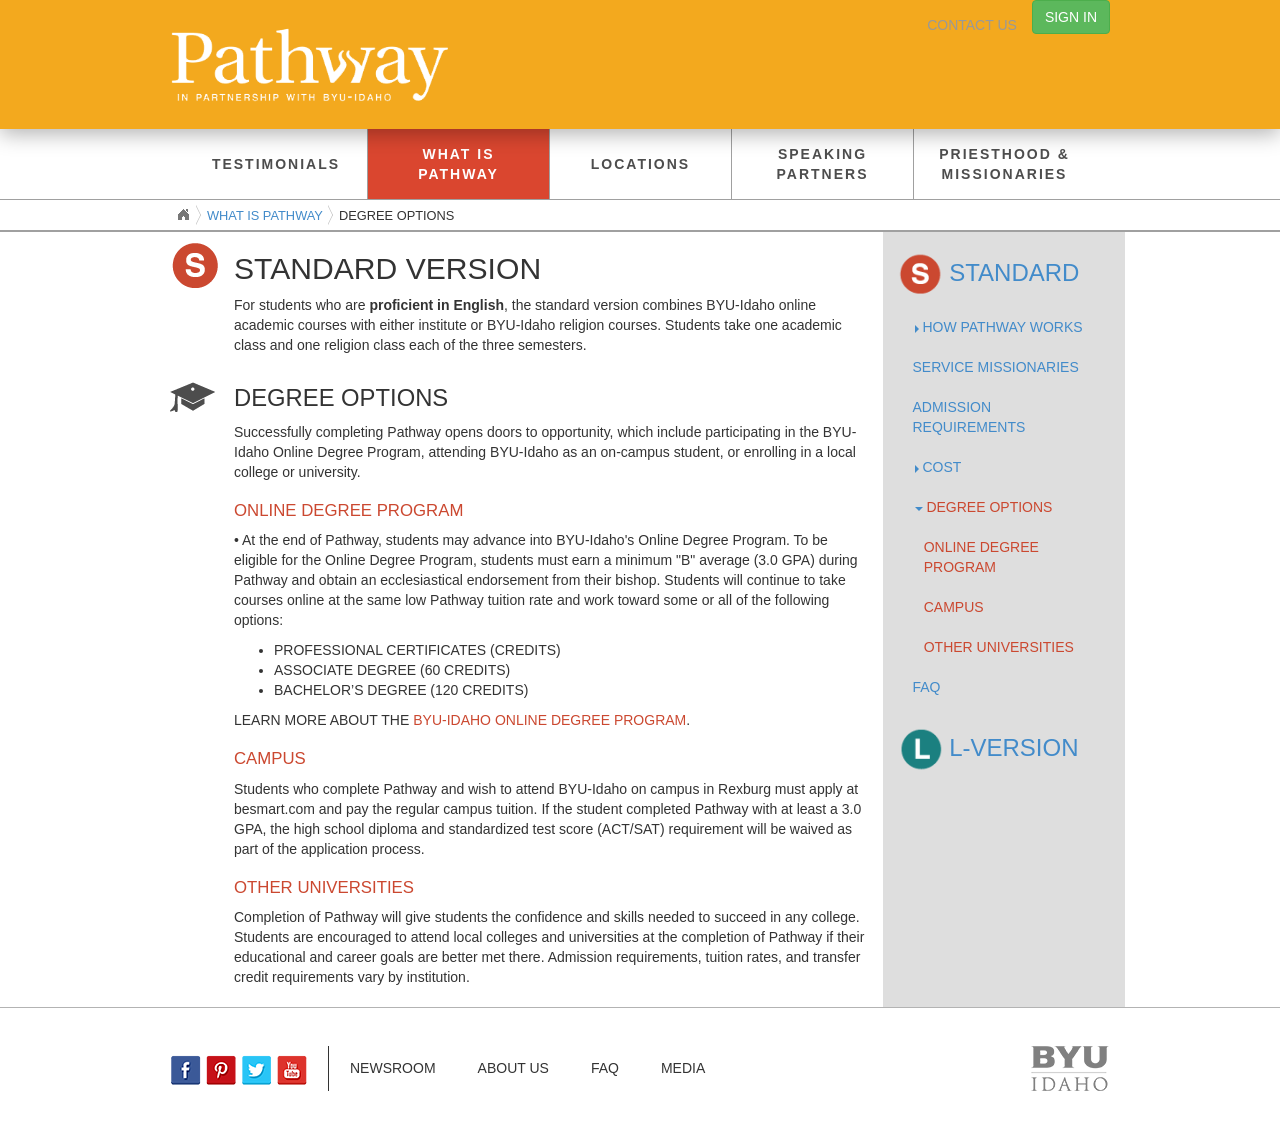
<file: pages/what_is_pathway/s_version/degree.html>
<!DOCTYPE html>
<html lang="en">
<head>
<meta charset="utf-8">
<meta http-equiv="X-UA-Compatible" content="IE=edge">
<meta name="viewport" content="width=device-width, initial-scale=1.0">
<meta name="description" content="">
<meta name="author" content="">
<title>Pathway - What is Pathway?</title>

<!-- Favicon Section -->
<link rel="apple-touch-icon" sizes="57x57" href="../../../favicon/apple-touch-icon-57x57.png" />
<link rel="apple-touch-icon" sizes="114x114" href="../../../favicon/apple-touch-icon-114x114.png" />
<link rel="apple-touch-icon" sizes="72x72" href="../../../favicon/apple-touch-icon-72x72.png" />
<link rel="apple-touch-icon" sizes="144x144" href="../../../favicon/apple-touch-icon-144x144.png" />
<link rel="apple-touch-icon" sizes="60x60" href="../../../favicon/apple-touch-icon-60x60.png" />
<link rel="apple-touch-icon" sizes="120x120" href="../../../favicon/apple-touch-icon-120x120.png" />
<link rel="apple-touch-icon" sizes="76x76" href="../../../favicon/apple-touch-icon-76x76.png" />
<link rel="apple-touch-icon" sizes="152x152" href="../../../favicon/apple-touch-icon-152x152.png" />
<link rel="icon" type="image/png" href="../../../favicon/favicon-196x196.png" sizes="196x196" />
<link rel="icon" type="image/png" href="../../../favicon/favicon-160x160.png" sizes="160x160" />
<link rel="icon" type="image/png" href="../../../favicon/favicon-96x96.png" sizes="96x96" />
<link rel="icon" type="image/png" href="../../../favicon/favicon-32x32.png" sizes="32x32" />
<link rel="icon" type="image/png" href="../../../favicon/favicon-16x16.png" sizes="16x16" />
<meta name="msapplication-TileColor" content="#f3a91e" />
<meta name="msapplication-TileImage" content="favicon/mstile-144x144.png" />
<!-- Bootstrap core CSS -->
<link href="../../../dist/css/bootstrap.min.css" rel="stylesheet">

<!-- Custom styles for this template -->
<link href="../../../styles/main.css" rel="stylesheet">

<!-- Just for debugging purposes. Don't actually copy this line! -->
<!--[if lt IE 9]><script src="../../../../docs-assets/js/ie8-responsive-file-warning.js"></script><![endif]-->

<!-- HTML5 shim and Respond.js IE8 support of HTML5 elements and media queries -->
<!--[if lt IE 9]>
      <script src="https://oss.maxcdn.com/libs/html5shiv/3.7.0/html5shiv.js"></script>
      <script src="https://oss.maxcdn.com/libs/respond.js/1.3.0/respond.min.js"></script>
    <![endif]-->
</head>

<!-- STUDY http://demo.fifothemes.com/pixma/ -->

<body>
<header>
	<div class="navbar navbar-inverse signIn pathway-header" role="signIn">
		<div class="container">
			<ul class="nav navbar-nav orange-bar">
	        	<li class="header-column visible-xs pull-left">&nbsp;</li>
				<li class="header-column pull-left">
					<a class="navbar-brand img-responsive hidden-xs" href="../../../index.htm"><img id="pathway-logo" width="280px" src="../../../img/logo.png"></a> <a class="center-block navbar-brand visible-xs" href="../../../index.htm"><img id="pathway-mobile-logo" src="../../../img/mobile-logo.png"></a>
				</li>
				<li class="header-column pull-right">
					<a class="hidden-xs pull-left" href="#contactUs">Contact Us</a>
					<form class="navbar-right pull-right">
						<button type="submit" class="btn btn-success">
							SIGN IN
						</button>
					</form>
				</li>
			</ul>
		</div>
	</div>
		<div class="navbar navbar-inverse site-navigation" role="navigation">
		<div id="main_nav" class="container">
			<div class="navbar-header">
				<button type="button" class="main_toggle navbar-toggle" data-toggle="collapse" data-target="#siteNavigation">
					<span class="sr-only">Toggle navigation</span>
					<span class="icon-bar"></span>
					<span class="icon-bar"></span>
					<span class="icon-bar"></span>
				</button>
			</div>
			<nav id="siteNavigation" class="navbar-collapse collapse">
				<ul class="nav navbar-nav">
					<li class="nav-1"><a href="#">TESTIMONIALS</a></li>
					<li class="nav-2 nav_active"><a href="../what_is_pathway.html">WHAT IS PATHWAY</a></li>
					<li class="nav-3"><a href="#">LOCATIONS</a></li>
					<li class="nav-4"><a href="#">SPEAKING PARTNERS</a></li>
					<li class="nav-5"><a href="#">PRIESTHOOD &amp; MISSIONARIES</a></li>
				</ul>
			</nav>
		</div>
	</div> 
	<div class="breadCrumbHolder module">
		<div class="container">
			<div id="breadCrumb" class="breadCrumb module">
				<ul>
					<li><a href="../../../index.htm">Home</a></li>
					<li><a href="../what_is_pathway.html">What Is Pathway</a></li>
					<li>Degree Options</li>
				</ul>
			</div>
		</div>
	</div>	
	<div id="sub_nav" class="nav-wrapper visible-xs visible-sm affix">
		<button type="button" class="pull-right" data-target="offcanvas">
			<span class="sr-only">Toggle Side Navigation</span>
			<span class="icon-bar"></span>
			<span class="icon-bar"></span>
			<span class="icon-bar"></span>
		</button>
	</div>
</header>

<!-- Start to the content area -->

<div class="container">
	<div class="row row-offcanvas row-offcanvas-right">
		<div class="col-xs-12 col-sm-9 col-md-9">
			<div class="hero pf-page-header">
				<img src="../../../img/WIP/icons/standard.png" alt="standardLogo">
				<h1 id="Standard">Standard Version</h1>
				<p>For students who are <strong>proficient in English</strong>, the standard version combines BYU-Idaho online academic courses with either institute or BYU-Idaho religion courses. Students take one academic class and one religion class each of the three semesters.</p>
			</div>
			<div class="pf-section">
				<div class="pf-page-header">
					<img src="../../../img/WIP/icons/cap.png" alt="cap" width="45" height="46">
					<h2 id="Cost">Degree Options</h2>
				</div>
				<p>Successfully completing Pathway opens doors to opportunity, which include participating in the BYU-Idaho Online Degree Program, attending BYU-Idaho as an on-campus student, or enrolling in a local college or university.</p>
				<h3 id="OnlineDegree">Online Degree Program</h3>
				<p>•	At the end of Pathway, students may advance into BYU-Idaho's Online Degree Program. To be eligible for the Online Degree Program, students must earn a minimum "B" average (3.0 GPA) during Pathway and obtain an ecclesiastical endorsement from their bishop. Students will continue to take courses online at the same low Pathway tuition rate and work toward some or all of the following options:</p>
				<ul>
				 	<li>Professional Certificates (credits)</li>
				 	<li>Associate Degree (60 credits)</li>
				 	<li>Bachelor’s Degree (120 credits)</li>
				 </ul>
				 Learn more about the <a href="http://www.byui.edu/online/online-degrees-and-certificates">BYU-Idaho Online Degree Program</a>.
				 <h3 id="Campus">Campus</h3>
				 <p>Students who complete Pathway and wish to attend BYU-Idaho on campus in Rexburg must apply at besmart.com and pay the regular campus tuition. If the student completed Pathway with at least a 3.0 GPA, the high school diploma and standardized test score (ACT/SAT) requirement will be waived as part of the application process.</p>
				 <h3 id="OtherUniversities">Other Universities</h3>
				 <p>Completion of Pathway will give students the confidence and skills needed to succeed in any college. Students are encouraged to attend local colleges and universities at the completion of Pathway if their educational and career goals are better met there. Admission requirements, tuition rates, and transfer credit requirements vary by institution.</p>
			</div>
		</div>
		
		<!-- sidebar -->
		<div class="col-xs-6 col-sm-3 sidebar-offcanvas pull-right" style="height:775px" id="sidebar" role="navigation">
			<div class="pf-sidebar affix-top" id="sideNav" role="complementary">
				<h3><a href="#Standard"><img src="../../../img/WIP/icons/standard.png" alt="Standard Logo" width="51" height="52"> Standard</a></h3>
				<ul class="nav pf-sidenav">
					<li>
						<a href="HPW.html"><span class='caret'></span> 
						How Pathway Works</a>
					</li>
					<li>
						<a href="service_missionaries.html">Service Missionaries</a>
					</li>
					<li>
						<a href="admission.html">Admission Requirements</a>
					</li>
					<li>
						<a href="cost.html"><span class='caret'></span> Cost</a>
					</li>
					<li class="active">
						<a href="#DegreeOptions"><span class='caret'></span> Degree Options</a>
						<ul class="nav">
							<li>
								<a href="#OnlineDegree">Online Degree Program</a>
							</li>
							<li>
								<a href="#Campus">Campus</a>
							</li>
							<li>
								<a href="#OtherUniversities">Other Universities</a>
							</li>
						</ul>
					</li>
					<li>
						<a href="faq.html">FAQ</a>
					</li>
				</ul>
				<h3><a href="#LVersion"><img src="../../../img/WIP/icons/lversion.png" alt="L-Version Logo"> L-Version</a></h3>
			</div>
		</div>
	</div>
</div>
<footer>
	<div class="container">
		<div class="footer-links navbar">
			<ul class="nav navbar-nav">
				<li>
					<img src="../../../img/social.png" width="136" height="30">
				</li>
				<li>
					Newsroom
				</li>
				<li>
					About Us
				</li>
				<li>
					FAQ
				</li>
				<li>
					Media
				</li>
			</ul>
			<img class="pull-right" src="../../../img/byui_logo.png" width="78" height="45">
		</div>
	</div>
</footer>

<!-- /container --> 

<!-- Bootstrap core JavaScript
    ================================================== --> 
<!-- Placed at the end of the document so the pages load faster --> 
<script src="https://code.jquery.com/jquery-1.10.2.min.js"></script> 
<script src="../../../dist/js/bootstrap.min.js"></script> 
<script src="../../../js/modernizr.custom.min.js"></script> 
<script src="../../../js/content.js" type="text/javascript"></script>
<script src="../../../js/jquery.easing.1.3.js" type="text/javascript" language="JavaScript">
</script>
<script src="../../../js/jquery.jBreadCrumb.1.1.js" type="text/javascript" language="JavaScript">
</script>
<script type="text/javascript">
		jQuery(document).ready(function()
		{
				jQuery("#breadCrumb").jBreadCrumb();
		})
</script>
</body>
</html>
</file>
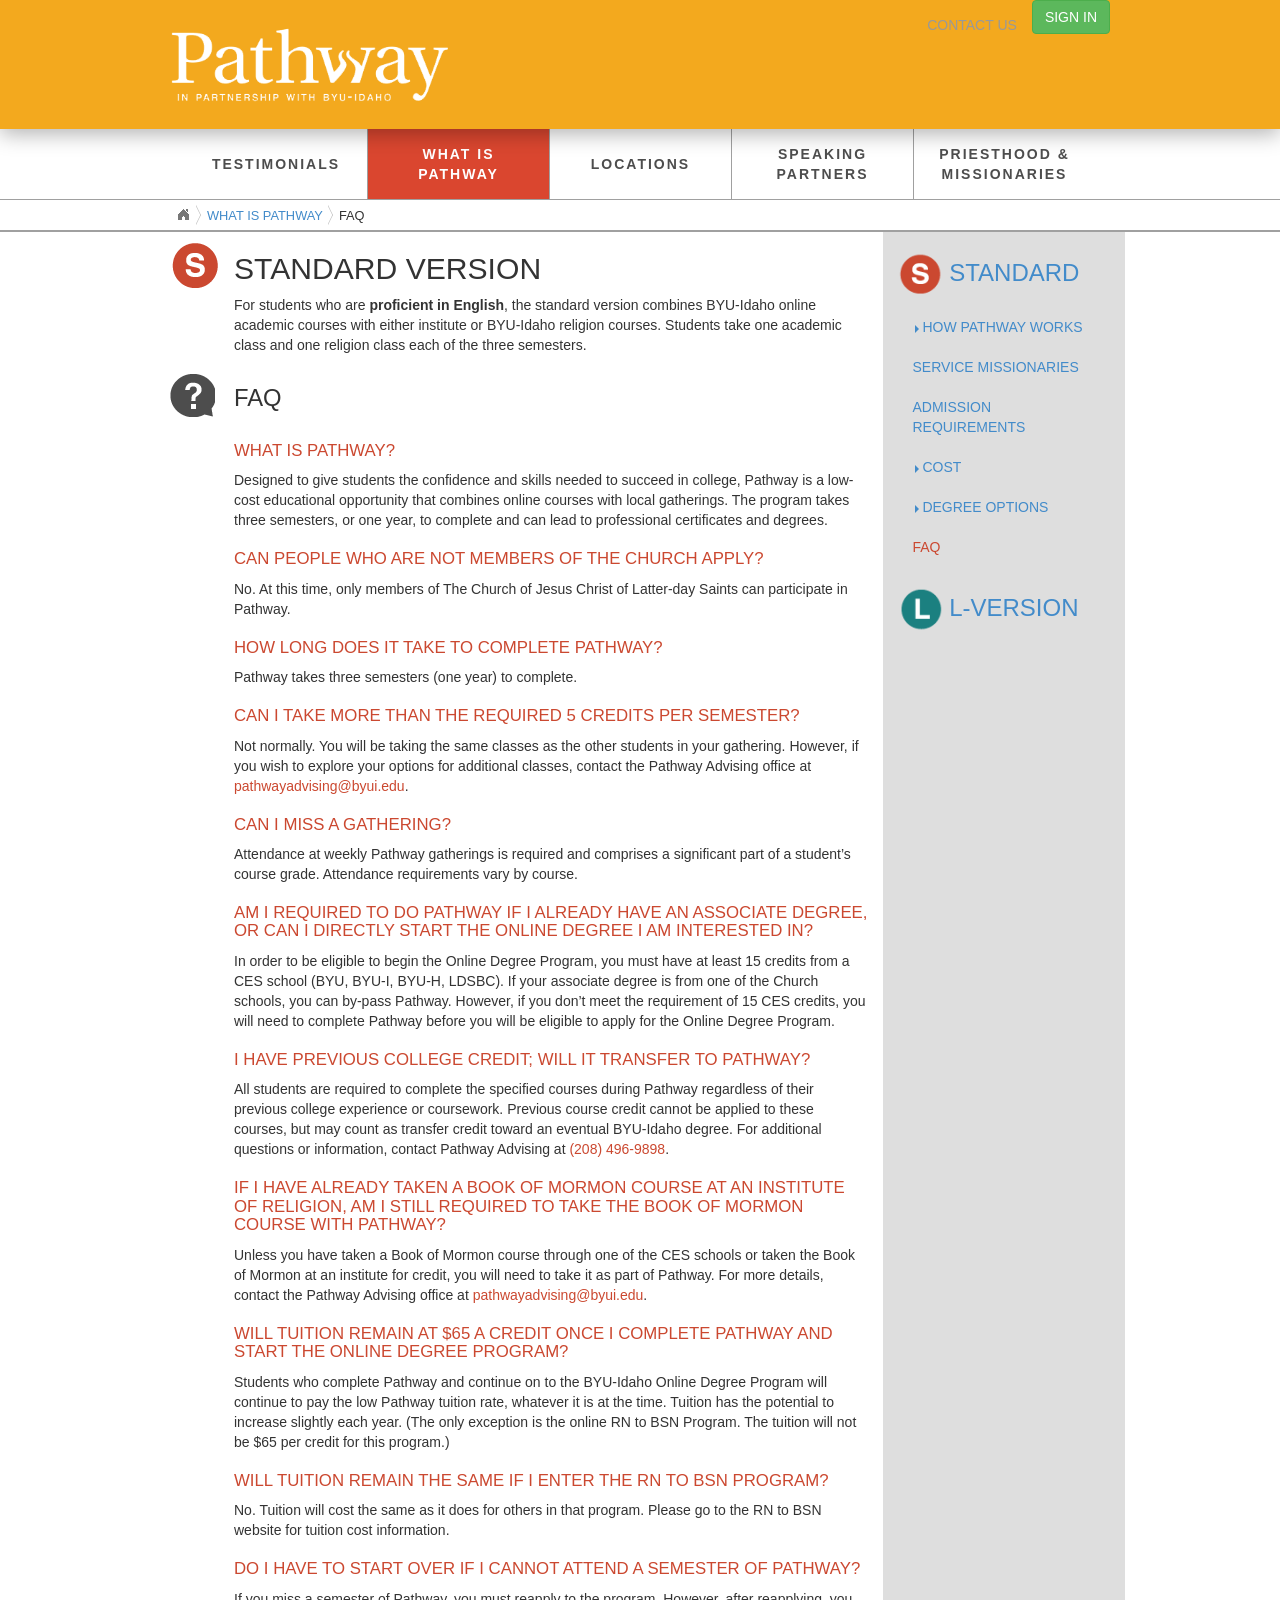
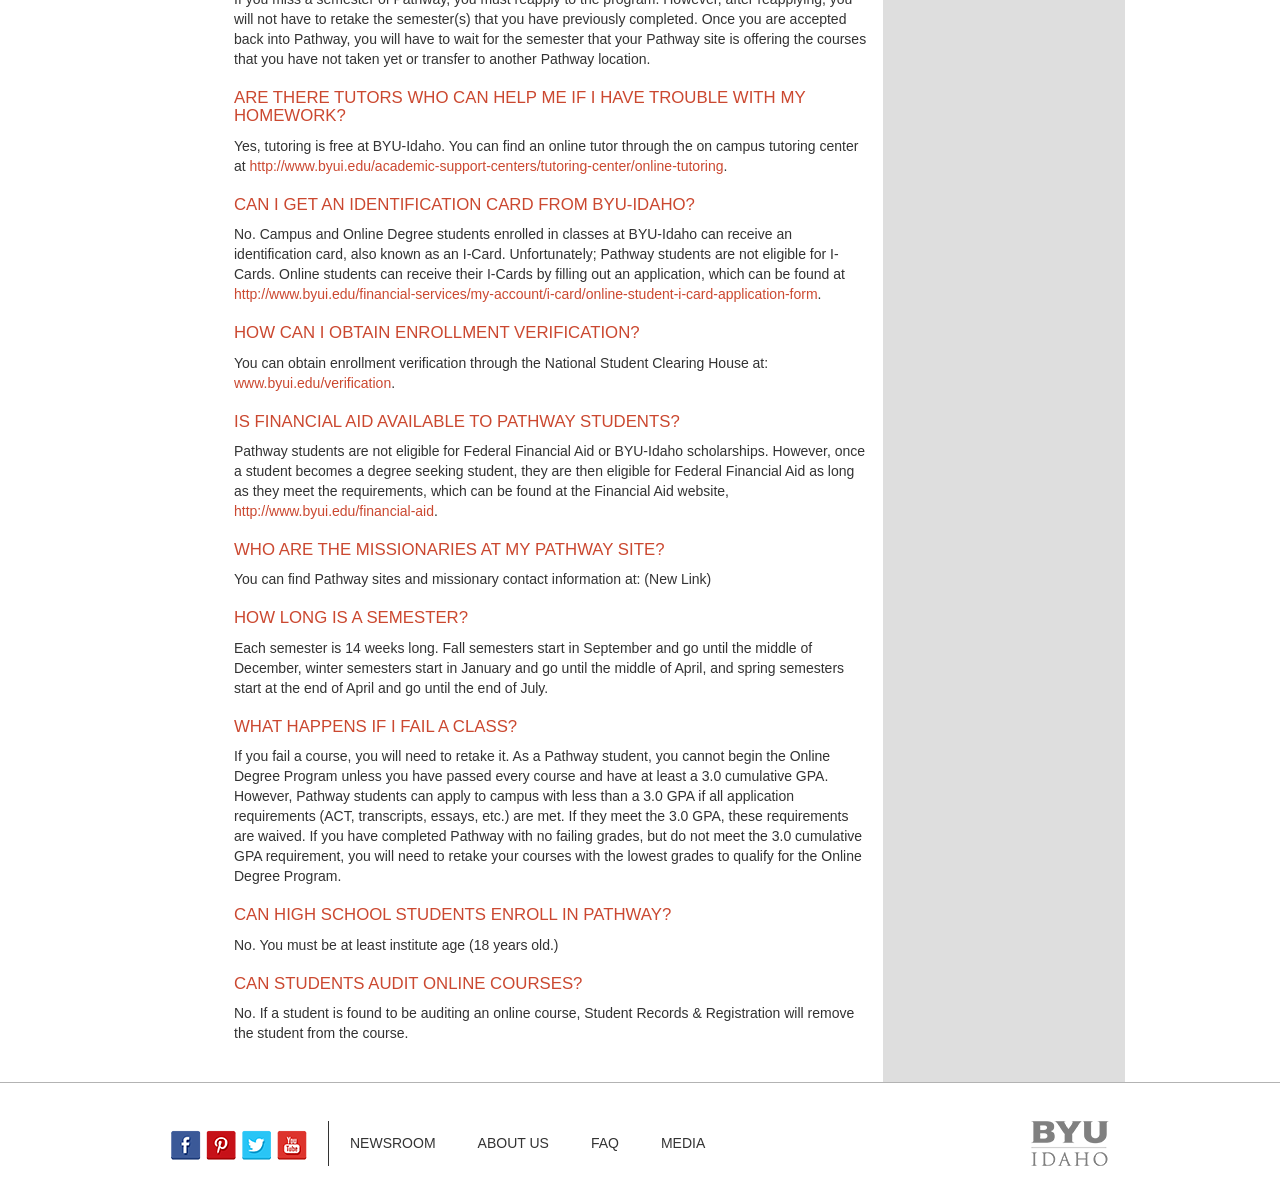
<file: pages/what_is_pathway/s_version/faq.html>
<!DOCTYPE html>
<html lang="en">
<head>
<meta charset="utf-8">
<meta http-equiv="X-UA-Compatible" content="IE=edge">
<meta name="viewport" content="width=device-width, initial-scale=1.0">
<meta name="description" content="">
<meta name="author" content="">
<title>Pathway - What is Pathway?</title>

<!-- Favicon Section -->
<link rel="apple-touch-icon" sizes="57x57" href="../../../favicon/apple-touch-icon-57x57.png" />
<link rel="apple-touch-icon" sizes="114x114" href="../../../favicon/apple-touch-icon-114x114.png" />
<link rel="apple-touch-icon" sizes="72x72" href="../../../favicon/apple-touch-icon-72x72.png" />
<link rel="apple-touch-icon" sizes="144x144" href="../../../favicon/apple-touch-icon-144x144.png" />
<link rel="apple-touch-icon" sizes="60x60" href="../../../favicon/apple-touch-icon-60x60.png" />
<link rel="apple-touch-icon" sizes="120x120" href="../../../favicon/apple-touch-icon-120x120.png" />
<link rel="apple-touch-icon" sizes="76x76" href="../../../favicon/apple-touch-icon-76x76.png" />
<link rel="apple-touch-icon" sizes="152x152" href="../../../favicon/apple-touch-icon-152x152.png" />
<link rel="icon" type="image/png" href="../../../favicon/favicon-196x196.png" sizes="196x196" />
<link rel="icon" type="image/png" href="../../../favicon/favicon-160x160.png" sizes="160x160" />
<link rel="icon" type="image/png" href="../../../favicon/favicon-96x96.png" sizes="96x96" />
<link rel="icon" type="image/png" href="../../../favicon/favicon-32x32.png" sizes="32x32" />
<link rel="icon" type="image/png" href="../../../favicon/favicon-16x16.png" sizes="16x16" />
<meta name="msapplication-TileColor" content="#f3a91e" />
<meta name="msapplication-TileImage" content="favicon/mstile-144x144.png" />
<!-- Bootstrap core CSS -->
<link href="../../../dist/css/bootstrap.min.css" rel="stylesheet">

<!-- Custom styles for this template -->
<link href="../../../styles/main.css" rel="stylesheet">

<!-- Just for debugging purposes. Don't actually copy this line! -->
<!--[if lt IE 9]><script src="../../../../docs-assets/js/ie8-responsive-file-warning.js"></script><![endif]-->

<!-- HTML5 shim and Respond.js IE8 support of HTML5 elements and media queries -->
<!--[if lt IE 9]>
      <script src="https://oss.maxcdn.com/libs/html5shiv/3.7.0/html5shiv.js"></script>
      <script src="https://oss.maxcdn.com/libs/respond.js/1.3.0/respond.min.js"></script>
    <![endif]-->
</head>

<!-- STUDY http://demo.fifothemes.com/pixma/ -->

<body>
<header>
	<div class="navbar navbar-inverse signIn pathway-header" role="signIn">
		<div class="container">
			<ul class="nav navbar-nav orange-bar">
				<li class="header-column visible-xs pull-left">
					&nbsp;
				</li>
				<li class="header-column pull-left">
					<a class="navbar-brand img-responsive hidden-xs" href="../../../index.htm"><img id="pathway-logo" width="280px" src="../../../img/logo.png"></a> <a class="center-block navbar-brand visible-xs" href="../../../index.htm"><img id="pathway-mobile-logo" src="../../../img/mobile-logo.png"></a>
				</li>
				<li class="header-column pull-right">
					<a class="hidden-xs pull-left" href="#contactUs">Contact Us</a>
					<form class="navbar-right pull-right">
						<button type="submit" class="btn btn-success">
							SIGN IN
						</button>
					</form>
				</li>
			</ul>
		</div>
	</div>
	<div class="navbar navbar-inverse site-navigation" role="navigation">
		<div id="main_nav" class="container">
			<div class="navbar-header">
				<button type="button" class="main_toggle navbar-toggle" data-toggle="collapse" data-target="#siteNavigation">
					<span class="sr-only">Toggle navigation</span>
					<span class="icon-bar"></span>
					<span class="icon-bar"></span>
					<span class="icon-bar"></span>
				</button>
			</div>
			<nav id="siteNavigation" class="navbar-collapse collapse">
				<ul class="nav navbar-nav">
					<li class="nav-1">
						<a href="#">TESTIMONIALS</a>
					</li>
					<li class="nav-2 nav_active">
						<a href="../what_is_pathway.html">WHAT IS PATHWAY</a>
					</li>
					<li class="nav-3">
						<a href="#">LOCATIONS</a>
					</li>
					<li class="nav-4">
						<a href="#">SPEAKING PARTNERS</a>
					</li>
					<li class="nav-5">
						<a href="#">PRIESTHOOD &amp; MISSIONARIES</a>
					</li>
				</ul>
			</nav>
		</div>
	</div>
	<div class="breadCrumbHolder module">
		<div class="container">
			<div id="breadCrumb" class="breadCrumb module">
				<ul>
					<li><a href="../../../index.htm">Home</a></li>
					<li><a href="../what_is_pathway.html">What Is Pathway</a></li>
					<li>FAQ</li>
				</ul>
			</div>
		</div>
	</div>	
	<div id="sub_nav" class="nav-wrapper visible-xs visible-sm affix">
		<button type="button" class="pull-right" data-target="offcanvas">
			<span class="sr-only">Toggle Side Navigation</span>
			<span class="icon-bar"></span>
			<span class="icon-bar"></span>
			<span class="icon-bar"></span>
		</button>
	</div>
</header>

<!-- Start to the content area -->

<div class="container">
	<div class="row row-offcanvas row-offcanvas-right">
		<div class="col-xs-12 col-sm-9 col-md-9">
			<div class="hero pf-page-header">
				<img src="../../../img/WIP/icons/standard.png" alt="standardLogo">
				<h1 id="Standard">Standard Version</h1>
				<p>For students who are <strong>proficient in English</strong>, the standard version combines BYU-Idaho online academic courses with either institute or BYU-Idaho religion courses. Students take one academic class and one religion class each of the three semesters.</p>
			</div>
			<div class="pf-section">
				<div class="pf-page-header">
					<img src="../../../img/WIP/icons/question.png" alt="faq">
					<h2 id="FAQ">FAQ</h2>
				</div>
				<h3>What is Pathway?</h3>
				<p>Designed to give students the confidence and skills needed to succeed in college, Pathway is a low-cost educational opportunity that combines online courses with local gatherings. The program takes three semesters, or one year, to complete and can lead to professional certificates and degrees.</p>
				<h3>Can people who are not members of the Church apply?</h3>
				<p>No.  At this time, only members of The Church of Jesus Christ of Latter-day Saints can participate in Pathway.</p>
				<h3>How long does it take to complete Pathway?</h3>
				<p>Pathway takes three semesters (one year) to complete. </p>
				<h3>Can I take more than the required 5 credits per semester?</h3>
				<p>Not normally.  You will be taking the same classes as the other students in your gathering. However, if you wish to explore your options for additional classes, contact the Pathway Advising office at <a href="mailto:pathwayadvising@byui.edu">pathwayadvising@byui.edu</a>.</p>
				<h3>Can I miss a gathering?</h3>
				<p>Attendance at weekly Pathway gatherings is required and comprises a significant part of a student’s course grade. Attendance requirements vary by course.</p>
				<h3>Am I required to do Pathway if I already have an associate degree, or can I directly start the online degree I am interested in?</h3>
				<p>In order to be eligible to begin the Online Degree Program, you must have at least 15 credits from a CES school (BYU, BYU-I, BYU-H, LDSBC).  If your associate degree is from one of the Church schools, you can by-pass Pathway.  However, if you don’t meet the requirement of 15 CES credits, you will need to complete Pathway before you will be eligible to apply for the Online Degree Program.</p>
				<h3>I have previous college credit; will it transfer to Pathway?</h3>
				<p>All students are required to complete the specified courses during Pathway regardless of their previous college experience or coursework. Previous course credit cannot be applied to these courses, but may count as transfer credit toward an eventual BYU-Idaho degree. For additional questions or information, contact Pathway Advising at <a href="tel:+12084969898">(208) 496-9898</a>.</p>
				<h3>If I have already taken a Book of Mormon course at an institute of religion, am I still required to take the Book of Mormon course with Pathway?</h3>
				<p>Unless you have taken a Book of Mormon course through one of the CES schools or taken the Book of Mormon at an institute for credit, you will need to take it as part of Pathway.  For more details, contact the Pathway Advising office at <a href="mailto:pathwayadvising@byui.edu">pathwayadvising@byui.edu</a>.</p>
				<h3>Will tuition remain at $65 a credit once I complete Pathway and start the Online Degree Program?</h3>
				<p>Students who complete Pathway and continue on to the BYU-Idaho Online Degree Program will continue to pay the low Pathway tuition rate, whatever it is at the time. Tuition has the potential to increase slightly each year. (The only exception is the online RN to BSN Program. The tuition will not be $65 per credit for this program.) </p>
				<h3>Will tuition remain the same if I enter the RN to BSN program?</h3>
				<p>No. Tuition will cost the same as it does for others in that program.  Please go to the RN to BSN website for tuition cost information.</p>
				<h3>Do I have to start over if I cannot attend a semester of Pathway?</h3>
				<p>If you miss a semester of Pathway, you must reapply to the program.  However, after reapplying, you will not have to retake the semester(s) that you have previously completed. Once you are accepted back into Pathway, you will have to wait for the semester that your Pathway site is offering the courses that you have not taken yet or transfer to another Pathway location.</p>
				<h3>Are there tutors who can help me if I have trouble with my homework?</h3>
				<p>Yes, tutoring is free at BYU-Idaho. You can find an online tutor through the on campus tutoring center at <a href="http://www.byui.edu/academic-support-centers/tutoring-center/online-tutoring">http://www.byui.edu/academic-support-centers/tutoring-center/online-tutoring</a>.</p>
				<h3>Can I get an identification card from BYU-Idaho?</h3>
				<p>No. Campus and Online Degree students enrolled in classes at BYU-Idaho can receive an identification card, also known as an I-Card. Unfortunately; Pathway students are not eligible for I-Cards.  Online students can receive their I-Cards by filling out an application, which can be found at <a href="http://www.byui.edu/financial-services/my-account/i-card/online-student-i-card-application-form">http://www.byui.edu/financial-services/my-account/i-card/online-student-i-card-application-form</a>.</p>
				<h3>How can I obtain enrollment verification?</h3>
				<p>You can obtain enrollment verification through the National Student Clearing House at: <a href="www.byui.edu/verification">www.byui.edu/verification</a>. </p>
				<h3>Is financial aid available to Pathway students?</h3>
				<p>Pathway students are not eligible for Federal Financial Aid or BYU-Idaho scholarships.  However, once a student becomes a degree seeking student, they are then eligible for Federal Financial Aid as long as they meet the requirements, which can be found at the Financial Aid website, <a href="http://www.byui.edu/financial-aid">http://www.byui.edu/financial-aid</a>.</p>
				<h3>Who are the missionaries at my Pathway site?</h3>
				<p>You can find Pathway sites and missionary contact information at: (New Link)</p>
				<h3>How long is a semester?</h3>
				<p>Each semester is 14 weeks long.   Fall semesters start in September and go until the middle of December, winter semesters start in January and go until the middle of April, and spring semesters start at the end of April and go until the end of July.</p>
				<h3>What happens if I fail a class?</h3>
				<p>If you fail a course, you will need to retake it. As a Pathway student, you cannot begin the Online Degree Program unless you have passed every course and have at least a 3.0 cumulative GPA. However, Pathway students can apply to campus with less than a 3.0 GPA if all application requirements (ACT, transcripts, essays, etc.) are met. If they meet the 3.0 GPA, these requirements are waived.  If you have completed Pathway with no failing grades, but do not meet the 3.0 cumulative GPA requirement, you will need to retake your courses with the lowest grades to qualify for the Online Degree Program. </p>
				<h3>Can high school students enroll in Pathway?</h3>
				<p>No.  You must be at least institute age (18 years old.)</p>
				<h3>Can students audit online courses? </h3>
				<p>No.  If a student is found to be auditing an online course, Student Records & Registration will remove the student from the course.</p>
			</div>
		</div>
		
		<!-- sidebar -->
		<div class="col-xs-6 col-sm-3 sidebar-offcanvas pull-right" style="height:2450px" id="sidebar" role="navigation">
			<div class="pf-sidebar affix-top" id="sideNav" role="complementary">
				<h3><a href="#Standard"><img src="../../../img/WIP/icons/standard.png" alt="Standard Logo" width="51" height="52"> Standard</a></h3>
				<ul class="nav pf-sidenav">
					<li>
						<a href="HPW.html">
						<span class='caret'></span>
						How Pathway Works</a>
					</li>
					<li>
						<a href="service_missionaries.html">Service Missionaries</a>
					</li>
					<li>
						<a href="admission.html">Admission Requirements</a>
					</li>
					<li>
						<a href="cost.html">
						<span class='caret'></span>
						Cost</a>
					</li>
					<li>
						<a href="degree.html">
						<span class='caret'></span>
						Degree Options</a>
					</li>
					<li class="active">
						<a href="#">FAQ</a>
					</li>
				</ul>
				<h3><a href="#LVersion"><img src="../../../img/WIP/icons/lversion.png" alt="L-Version Logo"> L-Version</a></h3>
			</div>
		</div>
	</div>
</div>
<footer>
	<div class="container">
		<div class="footer-links navbar">
			<ul class="nav navbar-nav">
				<li>
					<img src="../../../img/social.png" width="136" height="30">
				</li>
				<li>
					Newsroom
				</li>
				<li>
					About Us
				</li>
				<li>
					FAQ
				</li>
				<li>
					Media
				</li>
			</ul>
			<img class="pull-right" src="../../../img/byui_logo.png" width="78" height="45">
		</div>
	</div>
</footer>

<!-- /container --> 

<!-- Bootstrap core JavaScript
    ================================================== --> 
<!-- Placed at the end of the document so the pages load faster --> 
<script src="https://code.jquery.com/jquery-1.10.2.min.js"></script> 
<script src="../../../dist/js/bootstrap.min.js"></script> 
<script src="../../../js/modernizr.custom.min.js"></script> 
<script src="../../../js/content.js" type="text/javascript"></script>
<script src="../../../js/jquery.easing.1.3.js" type="text/javascript" language="JavaScript">
</script>
<script src="../../../js/jquery.jBreadCrumb.1.1.js" type="text/javascript" language="JavaScript">
</script>
<script type="text/javascript">
		jQuery(document).ready(function()
		{
				jQuery("#breadCrumb").jBreadCrumb();
		})
</script>
</body>
</html>
</file>
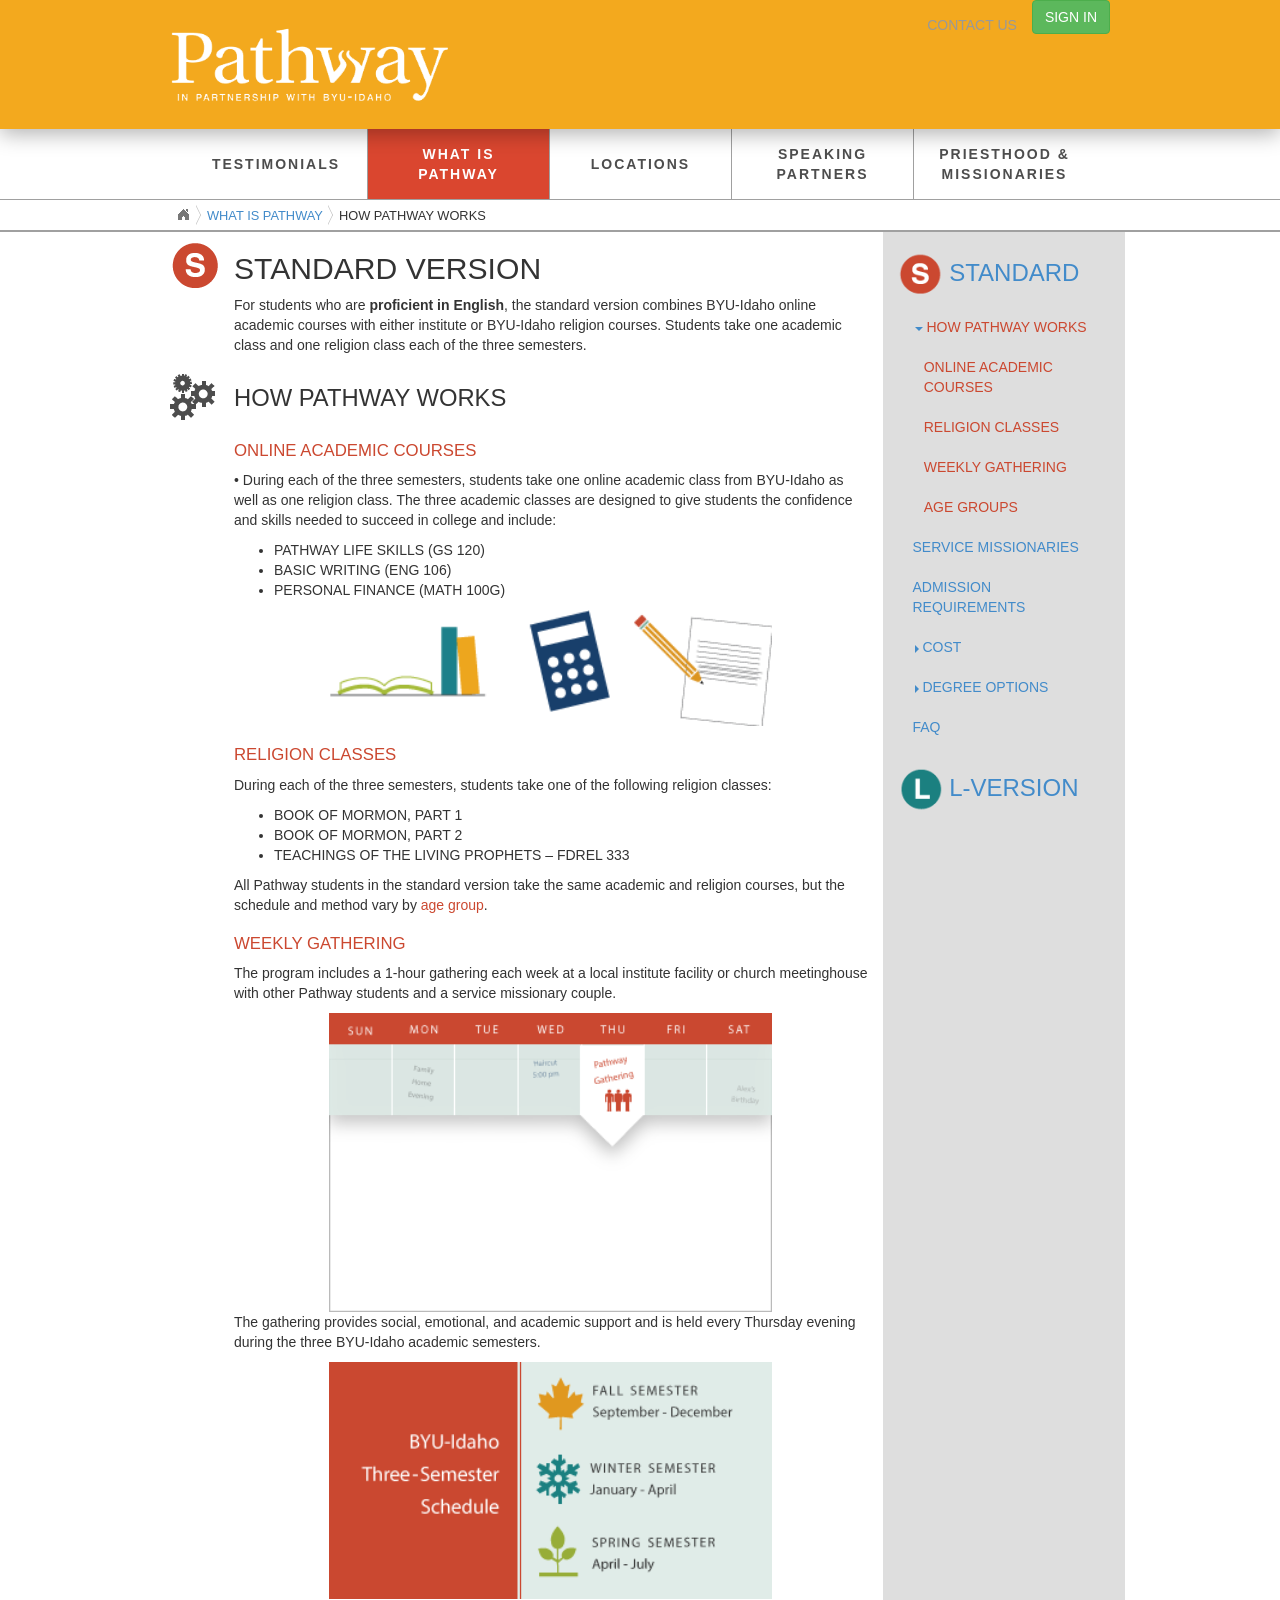
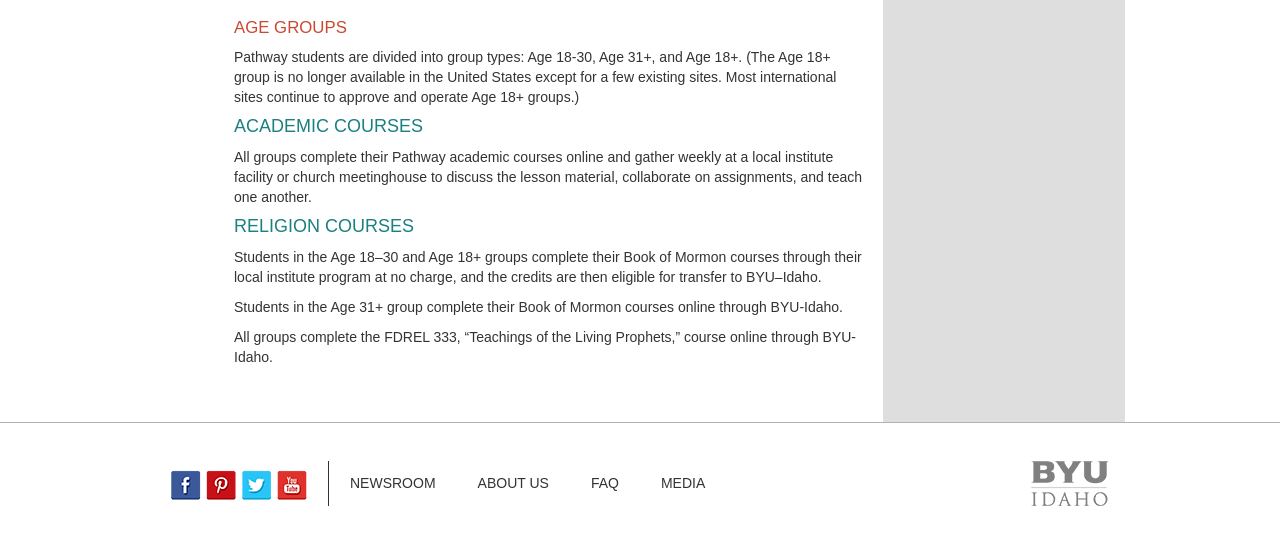
<file: pages/what_is_pathway/s_version/HPW.html>
<!DOCTYPE html>
<html lang="en">
<head>
<meta charset="utf-8">
<meta http-equiv="X-UA-Compatible" content="IE=edge">
<meta name="viewport" content="width=device-width, initial-scale=1.0">
<meta name="description" content="">
<meta name="author" content="">
<title>Pathway - What is Pathway?</title>

<!-- Favicon Section -->
<link rel="apple-touch-icon" sizes="57x57" href="../../../favicon/apple-touch-icon-57x57.png" />
<link rel="apple-touch-icon" sizes="114x114" href="../../../favicon/apple-touch-icon-114x114.png" />
<link rel="apple-touch-icon" sizes="72x72" href="../../../favicon/apple-touch-icon-72x72.png" />
<link rel="apple-touch-icon" sizes="144x144" href="../../../favicon/apple-touch-icon-144x144.png" />
<link rel="apple-touch-icon" sizes="60x60" href="../../../favicon/apple-touch-icon-60x60.png" />
<link rel="apple-touch-icon" sizes="120x120" href="../../../favicon/apple-touch-icon-120x120.png" />
<link rel="apple-touch-icon" sizes="76x76" href="../../../favicon/apple-touch-icon-76x76.png" />
<link rel="apple-touch-icon" sizes="152x152" href="../../../favicon/apple-touch-icon-152x152.png" />
<link rel="icon" type="image/png" href="../../../favicon/favicon-196x196.png" sizes="196x196" />
<link rel="icon" type="image/png" href="../../../favicon/favicon-160x160.png" sizes="160x160" />
<link rel="icon" type="image/png" href="../../../favicon/favicon-96x96.png" sizes="96x96" />
<link rel="icon" type="image/png" href="../../../favicon/favicon-32x32.png" sizes="32x32" />
<link rel="icon" type="image/png" href="../../../favicon/favicon-16x16.png" sizes="16x16" />
<meta name="msapplication-TileColor" content="#f3a91e" />
<meta name="msapplication-TileImage" content="favicon/mstile-144x144.png" />
<!-- Bootstrap core CSS -->
<link href="../../../dist/css/bootstrap.min.css" rel="stylesheet">

<!-- Custom styles for this template -->
<link href="../../../styles/main.css" rel="stylesheet">

<!-- Just for debugging purposes. Don't actually copy this line! -->
<!--[if lt IE 9]><script src="../../docs-assets/js/ie8-responsive-file-warning.js"></script><![endif]-->

<!-- HTML5 shim and Respond.js IE8 support of HTML5 elements and media queries -->
<!--[if lt IE 9]>
      <script src="https://oss.maxcdn.com/libs/html5shiv/3.7.0/html5shiv.js"></script>
      <script src="https://oss.maxcdn.com/libs/respond.js/1.3.0/respond.min.js"></script>
    <![endif]-->
</head>

<!-- STUDY http://demo.fifothemes.com/pixma/ -->

<body>
<header>
	<div class="navbar navbar-inverse signIn pathway-header" role="signIn">
		<div class="container">
			<ul class="nav navbar-nav orange-bar">
				<li class="header-column visible-xs pull-left">
					&nbsp;
				</li>
				<li class="header-column pull-left">
					<a class="navbar-brand img-responsive hidden-xs" href="../../../index.htm"><img id="pathway-logo" width="280px" src="../../../img/logo.png"></a> <a class="center-block navbar-brand visible-xs" href="index.htm"><img src="../../../img/mobile-logo.png" width="159" height="48" id="pathway-mobile-logo"></a>
				</li>
				<li class="header-column pull-right">
					<a class="hidden-xs pull-left" href="#contactUs">Contact Us</a>
					<form class="navbar-right pull-right">
						<button type="submit" class="btn btn-success">
							SIGN IN
						</button>
					</form>
				</li>
			</ul>
		</div>
	</div>
	<div class="navbar navbar-inverse site-navigation" role="navigation">
		<div id="main_nav" class="container">
			<div class="navbar-header">
				<button type="button" class="main_toggle navbar-toggle" data-toggle="collapse" data-target="#siteNavigation">
					<span class="sr-only">Toggle navigation</span>
					<span class="icon-bar"></span>
					<span class="icon-bar"></span>
					<span class="icon-bar"></span>
				</button>
			</div>
			<nav id="siteNavigation" class="navbar-collapse collapse">
				<ul class="nav navbar-nav">
					<li class="nav-1">
						<a href="#">TESTIMONIALS</a>
					</li>
					<li class="nav-2 nav_active">
						<a href="../what_is_pathway.html">WHAT IS PATHWAY</a>
					</li>
					<li class="nav-3">
						<a href="#">LOCATIONS</a>
					</li>
					<li class="nav-4">
						<a href="#">SPEAKING PARTNERS</a>
					</li>
					<li class="nav-5">
						<a href="#">PRIESTHOOD &amp; MISSIONARIES</a>
					</li>
				</ul>
			</nav>
		</div>
	</div>
	<div class="breadCrumbHolder module">
		<div class="container">
			<div id="breadCrumb" class="breadCrumb module">
				<ul>
					<li><a href="../../../index.htm">Home</a></li>
					<li><a href="../what_is_pathway.html">What Is Pathway</a></li>
					<li>How Pathway Works</li>
				</ul>
			</div>
		</div>
	</div>	
	<div id="sub_nav" class="nav-wrapper affix navbar">
	</div>
</header>
<!-- Start to the content area -->

<div class="container">
	<div class="row row-offcanvas row-offcanvas-right">
		<div class="col-xs-12 col-sm-9">
			<button type="button" class="visible-xs pull-right btn btn-primary btn-xs" data-toggle="offcanvas">
				Toggle Nav
			</button>
			<div class="hero pf-page-header">
				<img src="../../../img/WIP/icons/standard.png" alt="standardLogo">
				<h1 id="Standard">Standard Version</h1>
				<p>For students who are <strong>proficient in English</strong>, the standard version combines BYU-Idaho online academic courses with either institute or BYU-Idaho religion courses. Students take one academic class and one religion class each of the three semesters.</p> 
			</div>
			<div class="pf-section">
				<div class="pf-page-header">
					<img src="../../../img/WIP/icons/gear.png" width="45" height="46" alt="gear">
					<h2 id="HowPathwayWorks">How Pathway Works</h2>
				</div>
				<h3 id="OnlineAcademicCourses">Online Academic Courses</h3>
				<p>•	During each of the three semesters, students take one online academic class from BYU-Idaho as well as one religion class. The three academic classes are designed to give students the confidence and skills needed to succeed in college and include: </p>
				<ul>
					<li>
						Pathway Life Skills (GS 120)
					</li>
					<li>
						Basic Writing (ENG 106)
					</li>
					<li>
						Personal Finance (Math 100G)
					</li>
				</ul>
				<img class="center-block img-responsive" src="../../../img/WIP/section_imgs/books_calculator_paper.png">
				<h3 id="ReligionClasses">Religion Classes</h3>
				<p>During each of the three semesters, students take one of the following religion classes:</p>
				<ul>
					<li>
						Book of Mormon, Part 1
					</li>
					<li>
						Book of Mormon, Part 2
					</li>
					<li>
						Teachings of the Living Prophets – FDREL 333
					</li>
				</ul>
				<p>All Pathway students in the standard version take the same academic and religion courses, but the schedule and method vary by <a href="">age group</a>.</p>
				<h3 id="WeeklyGathering">Weekly Gathering</h3>
				<p>The program includes a 1-hour gathering each week at a local institute facility or church meetinghouse with other Pathway students and a service missionary couple. </p>
				<img class="center-block img-responsive" src="../../../img/WIP/section_imgs/calendar.png" alt="weekly calendar">
				<p>The gathering provides social, emotional, and academic support and is held every Thursday evening during the three BYU-Idaho academic semesters. </p>
				<img class="center-block img-responsive" src="../../../img/WIP/section_imgs/track.png" alt="semester track">
				<h3 id="AgeGroups">Age Groups</h3>
				<p>Pathway students are divided into group types: Age 18-30, Age 31+, and Age 18+. (The Age 18+ group is no longer available in the United States except for a few existing sites. Most international sites continue to approve and operate Age 18+ groups.)</p>
				<h4>Academic Courses</h4>
				<p>All groups complete their Pathway academic courses online and gather weekly at a local institute facility or church meetinghouse to discuss the lesson material, collaborate on assignments, and teach one another. </p>
				<h4>Religion Courses</h4>
				<p>Students in the Age 18&ndash;30 and Age 18+ groups complete their Book of Mormon courses through their local institute program at no charge, and the credits are then eligible for transfer to BYU&ndash;Idaho.</p>
				<p>Students in the Age 31+ group complete their Book of Mormon courses online through BYU-Idaho.</p>
				<p>All groups complete the FDREL 333, “Teachings of the Living Prophets,” course online through BYU-Idaho.</p>
			</div>
		</div>
		
		<!-- sidebar -->
		<div class="col-xs-6 col-sm-3 pull-right" style="height:1790px" id="sidebar" role="navigation">
			<div class="pf-sidebar" id="sideNav" role="complementary">
				<h3><a href="#Standard"><img src="../../../img/WIP/icons/standard.png" alt="Standard Logo" width="51" height="52"> Standard</a></h3>
				<ul class="nav pf-sidenav">
					<li class="active">
						<a href="#HowPathwayWorks">
						<span class='caret'></span>
						How Pathway Works</a>
						<ul class="nav">
							<li>
								<a href="#OnlineAcademicCourses">Online Academic Courses</a>
							</li>
							<li>
								<a href="#ReligionClasses">Religion Classes</a>
							</li>
							<li>
								<a href="#WeeklyGathering">Weekly Gathering</a>
							</li>
							<li>
								<a href="#AgeGroups">Age Groups</a>
							</li>
						</ul>
					</li>
					<li>
						<a href="service_missionaries.html"> Service Missionaries</a>
					</li>
					<li>
						<a href="admission.html"> Admission Requirements</a>
					</li>
					<li>
						<a href="cost.html">
						<span class='caret'></span>
						Cost</a>
					</li>
					<li>
						<a href="degree.html">
						<span class='caret'></span>
						Degree Options</a>
					</li>
					<li>
						<a href="faq.html">FAQ</a>
					</li>
				</ul>
				<h3><a href="#LVersion"><img src="../../../img/WIP/icons/lversion.png" alt="L-Version Logo"> L-Version</a></h3>
			</div>
		</div>
	</div>
</div>
<footer>
	<div class="container">
		<div class="footer-links navbar">
			<ul class="nav navbar-nav">
				<li>
					<img src="../../../img/social.png" width="136" height="30">
				</li>
				<li>
					Newsroom
				</li>
				<li>
					About Us
				</li>
				<li>
					FAQ
				</li>
				<li>
					Media
				</li>
			</ul>
			<img class="pull-right" src="../../../img/byui_logo.png" width="78" height="45">
		</div>
	</div>
</footer>

<!-- /container --> 

<!-- Bootstrap core JavaScript
    ================================================== --> 
<!-- Placed at the end of the document so the pages load faster --> 
<script src="https://code.jquery.com/jquery-1.10.2.min.js"></script> 
<script src="../../../dist/js/bootstrap.min.js"></script> 
<script src="../../../js/content.js" type="text/javascript"></script>
<script src="../../../js/jquery.easing.1.3.js" type="text/javascript" language="JavaScript">
</script>
<script src="../../../js/jquery.jBreadCrumb.1.1.js" type="text/javascript" language="JavaScript">
</script>
<script type="text/javascript">
		jQuery(document).ready(function()
		{
				jQuery("#breadCrumb").jBreadCrumb();
		})
</script>
<!-- <script src="../../../js/modernizr.custom.min.js"></script>  -->
</body>
</html>
</file>
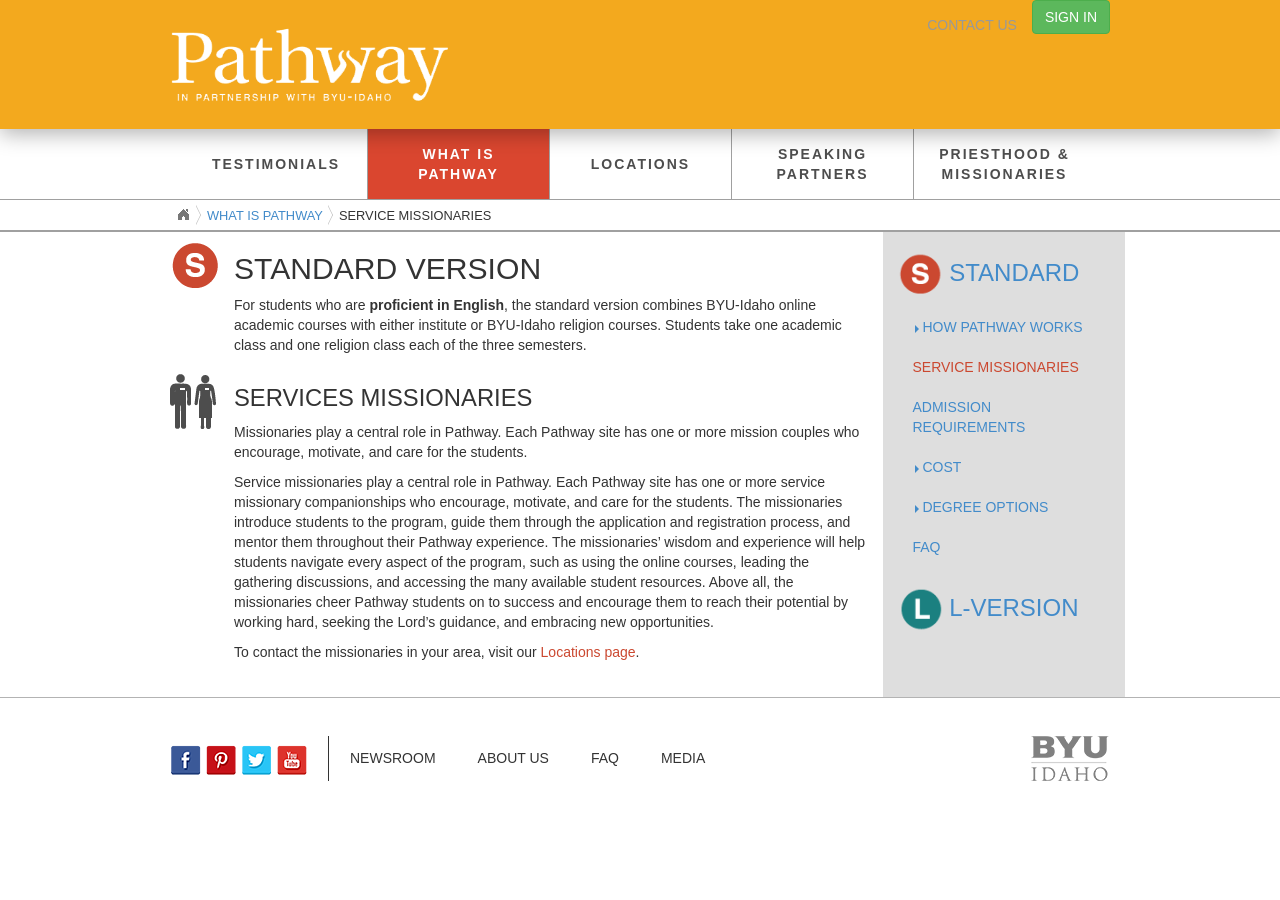
<file: pages/what_is_pathway/s_version/service_missionaries.html>
<!DOCTYPE html>
<html lang="en">
<head>
<meta charset="utf-8">
<meta http-equiv="X-UA-Compatible" content="IE=edge">
<meta name="viewport" content="width=device-width, initial-scale=1.0">
<meta name="description" content="">
<meta name="author" content="">
<title>Pathway - What is Pathway?</title>

<!-- Favicon Section -->
<link rel="apple-touch-icon" sizes="57x57" href="../../../favicon/apple-touch-icon-57x57.png" />
<link rel="apple-touch-icon" sizes="114x114" href="../../../favicon/apple-touch-icon-114x114.png" />
<link rel="apple-touch-icon" sizes="72x72" href="../../../favicon/apple-touch-icon-72x72.png" />
<link rel="apple-touch-icon" sizes="144x144" href="../../../favicon/apple-touch-icon-144x144.png" />
<link rel="apple-touch-icon" sizes="60x60" href="../../../favicon/apple-touch-icon-60x60.png" />
<link rel="apple-touch-icon" sizes="120x120" href="../../../favicon/apple-touch-icon-120x120.png" />
<link rel="apple-touch-icon" sizes="76x76" href="../../../favicon/apple-touch-icon-76x76.png" />
<link rel="apple-touch-icon" sizes="152x152" href="../../../favicon/apple-touch-icon-152x152.png" />
<link rel="icon" type="image/png" href="../../../favicon/favicon-196x196.png" sizes="196x196" />
<link rel="icon" type="image/png" href="../../../favicon/favicon-160x160.png" sizes="160x160" />
<link rel="icon" type="image/png" href="../../../favicon/favicon-96x96.png" sizes="96x96" />
<link rel="icon" type="image/png" href="../../../favicon/favicon-32x32.png" sizes="32x32" />
<link rel="icon" type="image/png" href="../../../favicon/favicon-16x16.png" sizes="16x16" />
<meta name="msapplication-TileColor" content="#f3a91e" />
<meta name="msapplication-TileImage" content="favicon/mstile-144x144.png" />
<!-- Bootstrap core CSS -->
<link href="../../../dist/css/bootstrap.min.css" rel="stylesheet">

<!-- Custom styles for this template -->
<link href="../../../styles/main.css" rel="stylesheet">

<!-- Just for debugging purposes. Don't actually copy this line! -->
<!--[if lt IE 9]><script src="../../docs-assets/js/ie8-responsive-file-warning.js"></script><![endif]-->

<!-- HTML5 shim and Respond.js IE8 support of HTML5 elements and media queries -->
<!--[if lt IE 9]>
      <script src="https://oss.maxcdn.com/libs/html5shiv/3.7.0/html5shiv.js"></script>
      <script src="https://oss.maxcdn.com/libs/respond.js/1.3.0/respond.min.js"></script>
    <![endif]-->
</head>

<!-- STUDY http://demo.fifothemes.com/pixma/ -->

<body>
<header>
	<div class="navbar navbar-inverse signIn pathway-header" role="signIn">
		<div class="container">
			<ul class="nav navbar-nav orange-bar">
	        	<li class="header-column visible-xs pull-left">&nbsp;</li>
				<li class="header-column pull-left">
					<a class="navbar-brand img-responsive hidden-xs" href="../../../index.htm"><img id="pathway-logo" width="280px" src="../../../img/logo.png"></a> <a class="center-block navbar-brand visible-xs" href="../../../index.htm"><img id="pathway-mobile-logo" src="../../../img/mobile-logo.png"></a>
				</li>
				<li class="header-column pull-right">
					<a class="hidden-xs pull-left" href="#contactUs">Contact Us</a>
					<form class="navbar-right pull-right">
						<button type="submit" class="btn btn-success">
							SIGN IN
						</button>
					</form>
				</li>
			</ul>
		</div>
	</div>
		<div class="navbar navbar-inverse site-navigation" role="navigation">
		<div id="main_nav" class="container">
			<div class="navbar-header">
				<button type="button" class="main_toggle navbar-toggle" data-toggle="collapse" data-target="#siteNavigation">
					<span class="sr-only">Toggle navigation</span>
					<span class="icon-bar"></span>
					<span class="icon-bar"></span>
					<span class="icon-bar"></span>
				</button>
			</div>
			<nav id="siteNavigation" class="navbar-collapse collapse">
				<ul class="nav navbar-nav">
					<li class="nav-1"><a href="#">TESTIMONIALS</a></li>
					<li class="nav-2 nav_active"><a href="../what_is_pathway.html">WHAT IS PATHWAY</a></li>
					<li class="nav-3"><a href="#">LOCATIONS</a></li>
					<li class="nav-4"><a href="#">SPEAKING PARTNERS</a></li>
					<li class="nav-5"><a href="#">PRIESTHOOD &amp; MISSIONARIES</a></li>
				</ul>
			</nav>
		</div>
	</div> 
	<div class="breadCrumbHolder module">
		<div class="container">
			<div id="breadCrumb" class="breadCrumb module">
				<ul>
					<li><a href="../../../index.htm">Home</a></li>
					<li><a href="../what_is_pathway.html">What Is Pathway</a></li>
					<li>Service Missionaries</li>
				</ul>
			</div>
		</div>
	</div>	
	<div id="sub_nav" class="nav-wrapper visible-xs visible-sm affix">
		<button type="button" class="pull-right" data-target="offcanvas">
			<span class="sr-only">Toggle Side Navigation</span>
			<span class="icon-bar"></span>
			<span class="icon-bar"></span>
			<span class="icon-bar"></span>
		</button>
	</div>
</header>

<!-- Start to the content area -->

<div class="container">
	<div class="row row-offcanvas row-offcanvas-right">
		<div class="col-xs-12 col-sm-9">
			<div class="hero pf-page-header">
				<img src="../../../img/WIP/icons/standard.png" alt="standardLogo"> 
				<h1 id="Standard">Standard Version</h1>
				<p>For students who are <strong>proficient in English</strong>, the standard version combines BYU-Idaho online academic courses with either institute or BYU-Idaho religion courses. Students take one academic class and one religion class each of the three semesters.</p>
			</div>
			<div class="pf-section">
				<div class="pf-page-header">
					<img src="../../../img/WIP/icons/missionaries.png" width="46" height="55" alt="missionaries">
					<h2 id="ServiceMissionaries">Services Missionaries</h2>
				</div>
				<p>Missionaries play a central role in Pathway. Each Pathway site has one or more mission couples who encourage, motivate, and care for the students.</p>
				<p>Service missionaries play a central role in Pathway. Each Pathway site has one or more service missionary companionships who encourage, motivate, and care for the students. The missionaries introduce students to the program, guide them through the application and registration process, and mentor them throughout their Pathway experience. The missionaries’ wisdom and experience will help students navigate every aspect of the program, such as using the online courses, leading the gathering discussions, and accessing the many available student resources. Above all, the missionaries cheer Pathway students on to success and encourage them to reach their potential by working hard, seeking the Lord’s guidance, and embracing new opportunities.</p>
				<p>To contact the missionaries in your area, visit our <a href="">Locations page</a>. <!-- Add Link to "Find a Location" --></p>
			</div>			
		</div>
		
		<!-- sidebar -->
		<div class="col-xs-6 col-sm-3 sidebar-offcanvas pull-right" style="height:465px" id="sidebar" role="navigation">
			<div class="pf-sidebar affix-top" id="sideNav" role="complementary">
				<h3><a href="#Standard"><img src="../../../img/WIP/icons/standard.png" alt="Standard Logo" width="51" height="52"> Standard</a></h3>
				<ul class="nav pf-sidenav">
					<li>
						<a href="HPW.html"><span class='caret'></span> 
						How Pathway Works</a>
					</li>
					<li class="active">
						<a href="#ServiceMissionaries">
						Service Missionaries</a>
					</li>
					<li>
						<a href="admission.html">
						Admission Requirements</a>
					</li>
					<li>
						<a href="cost.html"><span class='caret'></span> Cost</a>
					</li>
					<li>
						<a href="degree.html"><span class='caret'></span> Degree Options</a>
					</li>
					<li>
						<a href="faq.html">FAQ</a>
					</li>
				</ul>
				<h3><a href="#LVersion"><img src="../../../img/WIP/icons/lversion.png" alt="L-Version Logo"> L-Version</a></h3>
			</div>
		</div>
	</div>
</div>
<footer>
	<div class="container">
		<div class="footer-links navbar">
			<ul class="nav navbar-nav">
				<li>
					<img src="../../../img/social.png" width="136" height="30">
				</li>
				<li>
					Newsroom
				</li>
				<li>
					About Us
				</li>
        <li>
					FAQ
				</li>
        <li>
					Media
				</li>
			</ul>
			<img class="pull-right" src="../../../img/byui_logo.png" width="78" height="45">
		</div>
	</div>
</footer>

<!-- /container --> 

<!-- Bootstrap core JavaScript
    ================================================== --> 
<!-- Placed at the end of the document so the pages load faster --> 
<script src="https://code.jquery.com/jquery-1.10.2.min.js"></script> 
<script src="../../../dist/js/bootstrap.min.js"></script> 
<script src="../../../js/modernizr.custom.min.js"></script>
<script src="../../../js/content.js" type="text/javascript"></script>
<script src="../../../js/jquery.easing.1.3.js" type="text/javascript" language="JavaScript">
</script>
<script src="../../../js/jquery.jBreadCrumb.1.1.js" type="text/javascript" language="JavaScript">
</script>
<script type="text/javascript">
		jQuery(document).ready(function()
		{
				jQuery("#breadCrumb").jBreadCrumb();
		})
</script>
</body>
</html>
</file>
<file: styles/main.css>
/****** Header ******/
.pathway-header {
  padding: 0px;
  background-color: #f3a91e !important;
  box-shadow: 0px 5px 20px rgba(0, 0, 0, 0.3);
  border: none;
  z-index: 5;
  border-radius: 0;
}

#pathway-mobile-logo {
  display: block;
  position: relative;
  left: 50%;
  margin-left: -93px;
}

#pathway-logo {
  padding: 12px 0;
}

.orange-bar {
  float: none !important;
}

.navbar-brand {
  float: none;
}

.navbar {
  margin-bottom: 0;
}

.site-navigation {
  display: block;
  background: none;
  border: none;
  border-radius: 0;
  min-height: 0;
  border-bottom: #a0a0a0 solid 1px;
}
.site-navigation nav {
  max-height: none;
}
.site-navigation ul {
  float: none;
}
.site-navigation ul li {
  text-align: center;
  display: table;
  height: 70px;
  border-left: #a0a0a0 solid 1px;
  width: 20%;
}
.site-navigation ul li:first-child {
  border-left: none;
}
.site-navigation ul li.nav-1.nav_active {
  background-color: #4899a5;
}
.site-navigation ul li.nav-1.nav_active a {
  color: white !important;
}
.site-navigation ul li.nav-1 a:hover {
  background-color: #4899a5;
  color: white !important;
}
.site-navigation ul li.nav-2.nav_active {
  background-color: #da462f;
}
.site-navigation ul li.nav-2.nav_active a {
  color: white !important;
}
.site-navigation ul li.nav-2 a:hover {
  background-color: #da462f;
  color: white !important;
}
.site-navigation ul li.nav-3.nav_active {
  background-color: #7fc8b7;
}
.site-navigation ul li.nav-3.nav_active a {
  color: white !important;
}
.site-navigation ul li.nav-3 a:hover {
  background-color: #7fc8b7;
  color: white !important;
}
.site-navigation ul li.nav-4.nav_active {
  background-color: #a6bc37;
}
.site-navigation ul li.nav-4.nav_active a {
  color: white !important;
}
.site-navigation ul li.nav-4 a:hover {
  background-color: #a6bc37;
  color: white !important;
}
.site-navigation ul li.nav-5.nav_active {
  background-color: #003c6c;
}
.site-navigation ul li.nav-5.nav_active a {
  color: white !important;
}
.site-navigation ul li.nav-5 a:hover {
  background-color: #003c6c;
  color: white !important;
}
.site-navigation ul li a {
  display: table-cell;
  letter-spacing: 2px;
  color: #4d4d4d !important;
  font-weight: bold;
  font-size: 100%;
  vertical-align: middle;
  padding: 0 15px;
}
.site-navigation ul li #sub_nav {
  border-top: solid 1px #808080;
  border-bottom: solid #808080;
  text-align: center;
  height: 8px;
}

.main_toggle {
  position: absolute;
  top: -91px;
  margin: 33px;
  margin-left: 12px;
  z-index: 5;
}

@media (min-width: 768px) and (max-width: 992px) {
  .site-navigation {
    font-size: 11px;
  }
  .site-navigation ul li {
    height: 60px;
  }
}
@media (max-width: 767px) {
  .site-navigation ul {
    margin: 0px;
  }
  .site-navigation ul li {
    width: 100%;
    border: 0;
  }

  #siteNavigation {
    padding: 0;
  }

  div.pathway-header .header-column {
    width: 33.3%;
    float: left !important;
  }
  div.pathway-header .navbar-right {
    margin-top: 15.5px;
    margin-right: 12px;
  }
}
/****** Footer ******/
footer {
  line-height: 45px;
  border-top: #b3b3b3 solid 1px;
  border-radius: 0;
}
footer .navbar-nav {
  margin: 0;
}

.footer-links {
  padding: 37px 0;
}
.footer-links li {
  padding: 0 21px;
}
.footer-links li:first-child {
  border-right: solid 1px;
  padding-left: 0px;
}

/****************
   HOME CONTENT
 ****************/
body {
  text-transform: uppercase;
}

.feature1 {
  background-color: #f2aa1f;
}

.feature2 {
  background-color: #a9c038;
}

.feature3 {
  background-color: #183e6b;
}

div.feature {
  margin-bottom: 21px;
}
div.feature img {
  width: 100%;
}

.featureMaster {
  display: table;
  height: 100px;
  width: 100%;
}
.featureMaster span {
  display: table-cell;
  vertical-align: middle;
  text-transform: uppercase;
  padding: 0 22px;
  color: white;
  font-size: 1.1em;
}

.main_carousel {
  padding-top: 29px;
  padding-bottom: 45px;
}

.carousel-control.left, .carousel-control.right {
  background: none;
  z-index: 50;
}

.carousel-indicators {
  bottom: -44px;
}
.carousel-indicators li {
  background-color: #e6e6e6;
}
.carousel-indicators .active {
  background-color: #999;
}

.carousel-caption {
  text-transform: none;
  background-color: rgba(202, 72, 48, 0.7);
  width: 282px;
  height: 279px;
  text-align: left;
  padding: 0 24px;
  top: 0;
  left: 0;
  margin: 43px;
  margin-left: 97px;
}

@media (min-width: 768px) and (max-width: 992px) {
  .carousel-inner {
    width: 100%;
    height: 420px;
  }
  .carousel-inner img {
    position: relative;
    width: auto;
    left: 50%;
    max-height: 100%;
    margin-left: -416px;
    max-width: none !important;
  }
}
@media (max-width: 767px) {
  .carousel-inner {
    width: 100%;
    height: 288px;
  }
  .carousel-inner img {
    position: relative;
    width: auto;
    left: 50%;
    max-height: 100%;
    margin-left: -366px;
    max-width: none !important;
  }
  .carousel-inner .item {
    overflow: hidden;
  }

  .carousel-caption {
    margin: 0;
    padding: 0 19px;
    width: 50%;
    height: 100%;
  }
  .carousel-caption h1 {
    font-size: 1.5em;
  }
}
@media (min-width: 684px) and (max-width: 767px) {
  .carousel-inner {
    width: 100%;
    height: auto;
  }
  .carousel-inner img {
    margin-left: 0;
    left: 0;
    width: 100%;
    max-height: none !important;
  }
}
@media (min-width: 589px) and (max-width: 684px) {
  .carousel-inner {
    width: 100%;
    height: 288px;
  }
  .carousel-inner img {
    margin-left: 0;
    left: 0;
    height: 100%;
    max-height: 100% !important;
  }
}
.main_carousel {
  padding-top: 29px;
  padding-bottom: 45px;
}

.carousel-control.left, .carousel-control.right {
  background: none;
  z-index: 50;
}

.carousel-indicators {
  bottom: -44px;
}
.carousel-indicators li {
  background-color: #e6e6e6;
}
.carousel-indicators .active {
  background-color: #999;
}

.carousel-caption {
  text-transform: none;
  background-color: rgba(202, 72, 48, 0.7);
  width: 282px;
  height: 279px;
  text-align: left;
  padding: 0 24px;
  top: 0;
  left: 0;
  margin: 43px;
  margin-left: 97px;
}

@media (min-width: 768px) and (max-width: 992px) {
  .carousel-inner {
    width: 100%;
    height: 420px;
  }
  .carousel-inner img {
    position: relative;
    width: auto;
    left: 50%;
    max-height: 100%;
    margin-left: -416px;
    max-width: none !important;
  }
}
@media (max-width: 767px) {
  .carousel-inner {
    width: 100%;
    height: 288px;
  }
  .carousel-inner img {
    position: relative;
    width: auto;
    left: 50%;
    max-height: 100%;
    margin-left: -366px;
    max-width: none !important;
  }
  .carousel-inner .item {
    overflow: hidden;
  }

  .carousel-caption {
    margin: 0;
    padding: 0 19px;
    width: 50%;
    height: 100%;
  }
  .carousel-caption h1 {
    font-size: 1.5em;
  }
}
@media (min-width: 684px) and (max-width: 767px) {
  .carousel-inner {
    width: 100%;
    height: auto;
  }
  .carousel-inner img {
    margin-left: 0;
    left: 0;
    width: 100%;
    max-height: none !important;
  }
}
@media (min-width: 589px) and (max-width: 684px) {
  .carousel-inner {
    width: 100%;
    height: 288px;
  }
  .carousel-inner img {
    margin-left: 0;
    left: 0;
    height: 100%;
    max-height: 100% !important;
  }
}
/**************************
   PF-SECTION STYLE SHEET
 **************************/
@media (min-width: 480px) {
  .hero {
    padding-left: 64px;
  }
}
.hero img {
  left: 0 !important;
  top: 6% !important;
}

@media (min-width: 480px) {
  .pf-section {
    padding-left: 64px;
  }
}
.pf-section a {
  color: #cb4830;
}
.pf-section h3 {
  font-size: 1.2em;
  color: #cb4830;
}
.pf-section h4 {
  color: #1b8080;
}
.pf-section h5 {
  color: #666666;
}
.pf-section p {
  text-transform: none;
}
@media (max-width: 479px) {
  .pf-section p {
    font-size: 16px;
  }
}
.pf-section p ~ img {
  width: 70%;
}
@media (max-width: 479px) {
  .pf-section p ~ img {
    width: 100%;
  }
}
.pf-section .formula {
  width: 75%;
  text-align: center;
  margin: 0 auto;
  font-size: 1.5em;
  background-color: #f3a91e;
  color: white;
  padding: 10px;
  -webkit-box-shadow: 7px 7px 10px rgba(50, 50, 50, 0.34);
  -moz-box-shadow: 7px 7px 10px rgba(50, 50, 50, 0.34);
  box-shadow: 7px 7px 10px rgba(50, 50, 50, 0.34);
  /* .part1 {
  	color:$turquoise;
  }
  .part2 {
  	color:$navy_blue;
  }
  .part3 {
  	color:$red;
  } */
}

.pf-page-header {
  display: table-cell;
  vertical-align: middle;
  text-transform: uppercase;
  position: relative;
}
.pf-page-header h1 {
  font-size: 2.15em;
}
.pf-page-header h2 {
  font-size: 1.7em;
}
.pf-page-header img {
  position: absolute;
  top: 15%;
  left: -64px;
  max-width: 51px;
}
@media (max-width: 479px) {
  .pf-page-header img {
    display: none;
  }
}
.pf-page-header p {
  text-transform: none;
}

/************************
	 SIDE BAR STYLE SHEET
 ************************/
html, body {
  height: 100%;
}

body {
  position: relative;
}

.text-center {
  padding-top: 20px;
}

.col-xs-12 {
  background-color: white;
}

.navbar-toggle {
  float: right;
  margin-right: 10px;
}

#sidebar {
  position: relative;
  background-color: #dedede;
}
#sidebar img {
  width: 45px;
  height: 45px;
}
#sidebar .header {
  padding-top: 80px;
}
#sidebar .header li {
  margin-bottom: 40px;
}
#sidebar .header a {
  padding: 10px;
  text-align: center;
  text-transform: uppercase;
  position: relative;
  background-color: #183e6b;
  color: white;
  font-size: 1.5em;
}
#sidebar .header a img {
  position: absolute;
  top: -15px;
  left: -15px;
}
#sidebar .header p {
  text-transform: none;
  padding-top: 10px;
  padding-left: 15px;
  padding-right: 15px;
}
#sidebar .nav .nav {
  display: none;
  padding-left: .8em;
}
#sidebar .nav li.active {
  color: #cb4830;
}
#sidebar .nav li.active a, #sidebar .nav li.active a:hover, #sidebar .nav li.active a:visited {
  color: #cb4830;
}
#sidebar .nav li.active .nav {
  display: block;
}
#sidebar .nav li.active .caret {
  border-top: 4px solid #428bca;
  border-left: 4px solid transparent;
  border-right: 4px solid transparent;
  border-bottom: 0px dotted;
}
#sidebar .nav li.active a:hover .caret {
  border-top: 4px solid #428bca;
  border-left: 4px solid transparent;
  border-right: 4px solid transparent;
  border-bottom: 0px dotted;
}
#sidebar .nav .caret {
  border-top: 4px solid transparent;
  border-bottom: 4px solid transparent;
  border-right: 0px dotted;
  border-left: 4px solid #428bca;
}
#sidebar .nav a:hover .caret {
  border-top: 4px solid transparent;
  border-bottom: 4px solid transparent;
  border-right: 0px dotted;
  border-left: 4px solid #428bca;
}
@media (max-width: 992px) {
  #sidebar #sideNav {
    font-size: 13px;
  }
  #sidebar #sideNav .nav .nav {
    padding-left: 0.8em;
  }
  #sidebar #sideNav h3 {
    font-size: 20px;
  }
  #sidebar #sideNav img {
    width: 33.75px;
    height: 33.75px;
  }
}
#sidebar #sideNav.affix {
  position: fixed;
  top: 0;
}
#sidebar #sideNav.affix-bottom {
  position: absolute;
  top: auto;
  bottom: 200px;
}
#sidebar #sideNav.affix-top {
  top: 100px;
}

/***************
	 SIDE BAR
	 For Tablets
 ***************/
@media screen and (max-width: 767px) {
  /**************
  	 ROW CANVAS
   **************/
  .row-offcanvas {
    position: relative;
    -webkit-transition: all 0.35s ease;
    -moz-transition: all 0.35s ease;
    transition: all 0.35s ease;
  }

  .row-offcanvas-left.active {
    left: 41.6%;
  }
  .row-offcanvas-left.active #sidebar {
    display: block;
  }
  .row-offcanvas-left #sidebar {
    left: -41.6%;
  }

  .row-offcanvas-right.active {
    right: 41.6%;
  }
  .row-offcanvas-right.active #sidebar {
    display: block;
  }
  .row-offcanvas-right #sidebar {
    right: -41.6%;
  }

  /************
  	 SIDE BAR
   ************/
  #sidebar {
    position: absolute;
    color: white;
    display: none;
    width: 41.6%;
    background-color: #3b3b3b;
    z-index: 1000;
    top: 0;
    padding-left: 20px;
    padding-right: 30px;
  }
  #sidebar #sideNav {
    width: 100%;
  }
  #sidebar #sideNav.affix {
    position: absolute;
    width: auto;
    top: 100px;
  }
  #sidebar .nav li {
    color: #dddddd;
    background: linear-gradient(#3e3e3e, #383838);
    border-top: 1px solid #484848;
    border-bottom: 1px solid #2E2E2E;
  }
  #sidebar .nav li:first-child {
    border-top: 0;
  }
  #sidebar .nav li:active .nav {
    display: block;
  }
  #sidebar .nav li:active a .caret {
    border-left-color: transparent;
    border-top-color: white;
    border-bottom-color: white;
  }
  #sidebar .nav li:active a:hover .caret, #sidebar .nav li:active a:focus .caret {
    border-left-color: transparent;
    border-top-color: white;
    border-bottom-color: white;
  }
  #sidebar .nav li a {
    color: #dddddd;
  }
  #sidebar .nav li a img {
    max-width: 14px;
  }
  #sidebar .nav li a .caret {
    border-left-color: white;
    border-top-color: transparent;
    border-bottom-color: transparent;
  }
  #sidebar .nav li a:hover, #sidebar .nav li a:focus {
    text-decoration: none;
    background: linear-gradient(#373737, #323232);
    color: white;
  }
  #sidebar .nav li a:hover .caret, #sidebar .nav li a:focus .caret {
    border-left-color: white;
    border-top-color: transparent;
    border-bottom-color: transparent;
  }
}
html {
  overflow: -moz-scrollbars-vertical;
  overflow-y: scroll;
}

/* CSS Document */
#PathwayTuition {
  width: 75%;
  margin: 0 auto;
  margin-top: 20px;
  background-color: #becb88;
  color: #4f5d15;
  text-align: center;
}
#PathwayTuition caption {
  background-color: #becb88;
  color: white;
  padding: 20px;
}
#PathwayTuition tr:nth-child(odd), #PathwayTuition td:nth-child(even), #PathwayTuition th:nth-child(even) {
  text-align: center;
  color: #4f5d15;
  background: #becb88;
  /* The Fallback */
  background: rgba(255, 255, 255, 0.1);
}
#PathwayTuition tr:nth-child(even), #PathwayTuition td:nth-child(odd), #PathwayTuition th:nth-child(odd) {
  text-align: center;
  color: #4f5d15;
  background: #becb88;
  /* The Fallback */
  background: rgba(0, 0, 0, 0.1);
}

/* Float Clearing
 ---------------------------------------------------------------------*/
.module:after {
  clear: both;
  content: ".";
  display: block;
  height: 0;
  visibility: hidden;
}

/* float clearing for IE6 */
* html .module {
  height: 1%;
  overflow: visible;
}

/* float clearing for IE7 */
* + html .module {
  min-height: 1%;
}

/* Breadcrumb Styles
 ---------------------------------------------------------------------*/
.breadCrumbHolder {
  border-bottom: #a0a0a0 solid 2px;
  background: #fff;
}

.breadCrumb {
  margin: 0 auto;
  padding: 0;
  /* float: left; */
  display: block;
  height: 30px;
  overflow: hidden;
  /* width: 940px;
  @media (max-width: 992px) {
  	width:750px;
  } */
  padding: 5px;
}
.breadCrumb ul {
  margin: 0;
  padding: 0;
  height: 30px;
  display: block;
}
.breadCrumb ul li {
  display: block;
  float: left;
  position: relative;
  height: 30px;
  overflow: hidden;
  line-height: 21px;
  margin: 0px 6px 0px 0;
  padding: 0px 10px 0px 0;
  font-size: .9167em;
  background: url(../img/Chevron.gif) no-repeat 100% 0;
}
.breadCrumb ul li.first a {
  height: 16px !important;
  text-indent: -1000em;
  width: 16px;
  padding: 0;
  margin-top: 2px;
  overflow: hidden;
  background: url(../img/IconHome.gif) no-repeat 0 0;
}
.breadCrumb ul li.first a:hover {
  background-position: 0 -16px;
}
.breadCrumb ul li.last {
  background: none;
  margin-right: 0;
  padding-right: 0;
}
.breadCrumb ul li div.chevronOverlay {
  position: absolute;
  right: 0;
  top: 0;
  z-index: 2;
}
.breadCrumb ul li span {
  display: block;
  overflow: hidden;
}
.breadCrumb ul li a {
  display: block;
  position: relative;
  height: 30px;
  line-height: 21px;
  overflow: hidden;
  float: left;
}

.chevronOverlay {
  display: none;
  background: url(../img/ChevronOverlay.png) no-repeat 100% 0;
  width: 13px;
  height: 20px;
}
</file>
